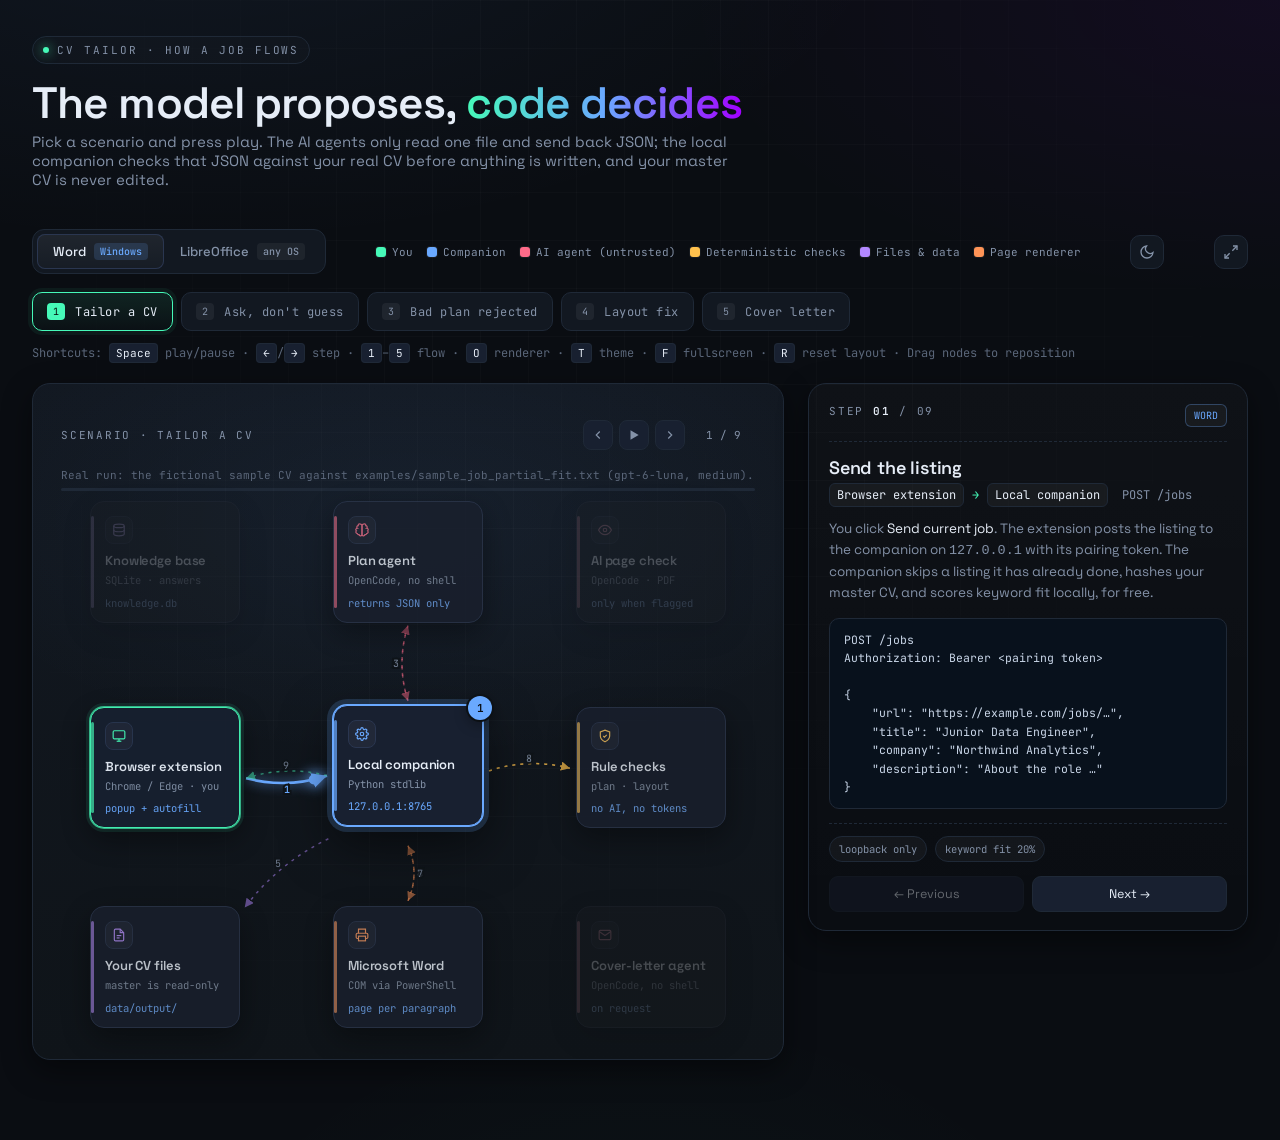
<file: docs/architecture.html>
<!doctype html>
<html lang="en">
<head>
<meta charset="utf-8" />
<meta name="viewport" content="width=device-width,initial-scale=1" />
<title>CV Tailor · Architecture</title>
<!--
  CV Tailor's architecture, as an interactive diagram. Built from the template of the
  architecture-diagram skill, https://github.com/konraddzbik/architecture-diagram-skill (v1.3.0),
  whose licence follows. The nodes, flows and text are CV Tailor's.

  MIT License

  Copyright (c) 2026 Konrad Dzbik

  Permission is hereby granted, free of charge, to any person obtaining a copy
  of this software and associated documentation files (the "Software"), to deal
  in the Software without restriction, including without limitation the rights
  to use, copy, modify, merge, publish, distribute, sublicense, and/or sell
  copies of the Software, and to permit persons to whom the Software is
  furnished to do so, subject to the following conditions:

  The above copyright notice and this permission notice shall be included in all
  copies or substantial portions of the Software.

  THE SOFTWARE IS PROVIDED "AS IS", WITHOUT WARRANTY OF ANY KIND, EXPRESS OR
  IMPLIED, INCLUDING BUT NOT LIMITED TO THE WARRANTIES OF MERCHANTABILITY,
  FITNESS FOR A PARTICULAR PURPOSE AND NONINFRINGEMENT. IN NO EVENT SHALL THE
  AUTHORS OR COPYRIGHT HOLDERS BE LIABLE FOR ANY CLAIM, DAMAGES OR OTHER
  LIABILITY, WHETHER IN AN ACTION OF CONTRACT, TORT OR OTHERWISE, ARISING FROM,
  OUT OF OR IN CONNECTION WITH THE SOFTWARE OR THE USE OR OTHER DEALINGS IN THE
  SOFTWARE.
-->
<!--
  ============================================================
  ARCHITECTURE DIAGRAM TEMPLATE — drop-in for any system
  Generated by the architecture-diagrams skill.

  EDIT THESE THINGS (everything else stays untouched):
    1. <title> above and <h1> in <header>
    2. The legend in .legend (one .item per role you use)
    3. The .modepick buttons (mode toggle labels)
    4. The .flowtabs (one .flowtab per scenario)
    5. The .node divs inside .stage (one per service)
    6. The `flows` JS object at the bottom (scenario definitions)
    7. (Optional) Re-color CSS variables in :root
  ============================================================
-->
<!-- Remove the three font <link> tags below for fully offline use; fonts fall back to system UI. -->
<link rel="preconnect" href="https://fonts.googleapis.com">
<link rel="preconnect" href="https://fonts.gstatic.com" crossorigin>
<link rel="stylesheet" href="https://fonts.googleapis.com/css2?family=JetBrains+Mono:wght@400;500;600&family=Space+Grotesk:wght@400;500;600;700&display=swap" media="print" onload="this.media='all'">
<noscript><link rel="stylesheet" href="https://fonts.googleapis.com/css2?family=JetBrains+Mono:wght@400;500;600&family=Space+Grotesk:wght@400;500;600;700&display=swap"></noscript>
<style>
  :root{
    /* Dark base, tuned for didactic clarity */
    --bg:        #0a0d12;
    --bg-2:      #0f1419;
    --panel:     #121821;
    --panel-2:   #182030;
    --border:    #1f2937;
    --border-2:  #2a3650;
    --text:      #e6edf7;
    --muted:     #8492a8;
    --dim:       #5a6679;

    /* component colors — each role has its own */
    --c-user:        #46f9b8;   /* mint */
    --c-orch:        #6aa9ff;   /* sky */
    --c-compute:      #ff6b8a;   /* magenta */
    --c-embed:       #ffc14d;   /* amber */
    --c-vector:      #b388ff;   /* violet */
    --c-seed:        #ff9457;   /* orange */

    /* Brand accents */
    --brand-violet:  #a201ff;
    --brand-mint:    #46f9b8;

    --radius:        14px;
    --radius-sm:     8px;

    --shadow-soft:   0 10px 30px rgba(0,0,0,.45);
    --shadow-pop:    0 0 0 1px rgba(255,255,255,.04), 0 18px 50px rgba(0,0,0,.55);

    --mono: "JetBrains Mono", ui-monospace, SFMono-Regular, Menlo, monospace;
    --sans: "Space Grotesk", system-ui, -apple-system, "Segoe UI", sans-serif;
  }

  *{ box-sizing:border-box; }
  html,body{ margin:0; padding:0; }
  body{
    background: var(--bg);
    color: var(--text);
    font-family: var(--sans);
    font-feature-settings: "ss01","ss02","cv11";
    min-height:100vh;
    overflow-x:hidden;
    background-image:
      radial-gradient(1200px 600px at 15% -10%, rgba(106,169,255,.07), transparent 60%),
      radial-gradient(1000px 500px at 100% 0%, rgba(162,1,255,.06), transparent 60%),
      radial-gradient(800px 600px at 50% 120%, rgba(70,249,184,.04), transparent 60%);
  }

  /* faint grid */
  body::before{
    content:"";
    position:fixed; inset:0; pointer-events:none; z-index:0;
    background-image:
      linear-gradient(rgba(255,255,255,.018) 1px, transparent 1px),
      linear-gradient(90deg, rgba(255,255,255,.018) 1px, transparent 1px);
    background-size: 48px 48px;
    mask-image: radial-gradient(ellipse at 50% 30%, #000 30%, transparent 75%);
  }

  /* ───────── header ───────── */
  header{
    position:relative; z-index:2;
    padding: 36px 32px 12px;
    max-width: 1480px; margin: 0 auto;
  }
  .eyebrow{
    display:inline-flex; align-items:center; gap:8px;
    font-family: var(--mono); font-size:11px; letter-spacing:.18em;
    color: var(--muted); text-transform: uppercase;
    padding: 6px 10px;
    border:1px solid var(--border);
    border-radius: 999px;
    background: rgba(255,255,255,.015);
  }
  .eyebrow .dot{
    width:6px; height:6px; border-radius:50%; background: var(--brand-mint);
    box-shadow: 0 0 12px var(--brand-mint);
  }
  h1{
    margin: 16px 0 6px;
    font-size: clamp(28px, 3.6vw, 44px);
    font-weight: 600; letter-spacing:-.02em;
    line-height: 1.05;
  }
  h1 .accent{
    background: linear-gradient(90deg, var(--brand-mint), var(--c-orch) 50%, var(--brand-violet));
    -webkit-background-clip: text; background-clip: text; color: transparent;
  }
  .sub{
    color: var(--muted); font-size: 15px; max-width: 70ch;
    margin: 0;
  }

  /* ───────── controls bar ───────── */
  .controls{
    position:relative; z-index:2;
    max-width: 1480px; margin: 28px auto 0; padding: 0 32px;
    display:flex; flex-wrap:wrap; gap:18px;
    align-items:center; justify-content:space-between;
  }

  .modepick{
    display:inline-flex; padding:4px;
    background: var(--panel); border:1px solid var(--border);
    border-radius: 12px;
  }
  .modepick button{
    border:0; background:transparent; color: var(--muted);
    font-family: var(--sans); font-weight:500; font-size:13px;
    padding: 9px 16px; border-radius: 8px; cursor:pointer;
    display:inline-flex; align-items:center; gap:8px;
    transition: all .25s ease;
  }
  .modepick button .pill{
    font-family: var(--mono); font-size:10px;
    padding: 2px 6px; border-radius: 4px;
    background: rgba(255,255,255,.05); color: var(--muted);
  }
  .modepick button[aria-pressed="true"]{
    background: linear-gradient(180deg, rgba(255,255,255,.06), rgba(255,255,255,.02));
    color: var(--text);
    box-shadow: inset 0 0 0 1px var(--border-2);
  }
  /* generic accent — covers renamed / 3rd modes; word/libreoffice below override it */
  .modepick button[aria-pressed="true"] .pill{ background: rgba(70,249,184,.14); color: var(--c-user); }
  .modepick button[aria-pressed="true"][data-mode="word"] .pill{ background: rgba(106,169,255,.16); color: var(--c-orch); }
  .modepick button[aria-pressed="true"][data-mode="libreoffice"] .pill{ background: rgba(162,1,255,.18); color: #d9a6ff; }

  .legend{
    display:flex; flex-wrap:wrap; gap:14px;
    font-family: var(--mono); font-size:11px; color: var(--muted);
  }
  .legend .item{ display:inline-flex; align-items:center; gap:6px; }
  .legend .swatch{ width:10px; height:10px; border-radius:3px; box-shadow: 0 0 0 1px rgba(255,255,255,.06); }

  /* ───────── flow tabs ───────── */
  .flowtabs{
    position:relative; z-index:2;
    max-width: 1480px; margin: 18px auto 0; padding: 0 32px;
    display:flex; flex-wrap:wrap; gap:8px;
  }
  .flowtab{
    appearance:none; border:1px solid var(--border);
    background: var(--panel); color: var(--muted);
    font-family: var(--mono); font-size: 12px; letter-spacing:.04em;
    padding: 10px 14px; border-radius: 10px;
    display:inline-flex; align-items:center; gap:10px;
    cursor:pointer; transition: all .2s ease;
  }
  .flowtab .num{
    font-size:10px;
    background: rgba(255,255,255,.06); color: var(--muted);
    padding: 2px 6px; border-radius: 4px;
  }
  .flowtab:hover{ color: var(--text); border-color: var(--border-2); }
  .flowtab[aria-pressed="true"]{
    border-color: var(--brand-mint);
    color: var(--text);
    background: linear-gradient(180deg, rgba(70,249,184,.10), rgba(70,249,184,.02));
    box-shadow: 0 0 0 4px rgba(70,249,184,.06);
  }
  .flowtab[aria-pressed="true"] .num{
    background: var(--brand-mint); color: #08120e;
  }

  /* ───────── main layout ───────── */
  main{
    position:relative; z-index:1;
    max-width: 1480px; margin: 22px auto 80px; padding: 0 32px;
    display:grid; grid-template-columns: minmax(0, 1fr) 440px; gap: 24px;
    align-items: start;
  }
  @media (max-width: 1180px){
    main{ grid-template-columns: 1fr; }
  }

  /* ───────── canvas (the diagram) ───────── */
  .canvas{
    position:relative;
    background:
      radial-gradient(800px 400px at 50% 20%, rgba(106,169,255,.06), transparent 60%),
      linear-gradient(180deg, var(--panel) 0%, var(--bg-2) 100%);
    border: 1px solid var(--border);
    border-radius: 18px;
    padding: 36px 28px 28px;
    min-height: 540px;
    box-shadow: var(--shadow-soft);
    overflow: hidden;
  }
  .canvas::before{
    content:""; position:absolute; inset:0; pointer-events:none;
    background-image:
      linear-gradient(rgba(255,255,255,.02) 1px, transparent 1px),
      linear-gradient(90deg, rgba(255,255,255,.02) 1px, transparent 1px);
    background-size: 48px 48px;  /* matches body grid + drag SNAP_PX so nodes snap onto visible lines */
    mask-image: radial-gradient(circle at 50% 40%, #000 30%, transparent 80%);
  }

  .canvas-head{
    display:flex; justify-content:space-between; align-items:center;
    margin-bottom: 18px; position:relative; z-index:2;
  }
  .canvas-title{
    font-family: var(--mono); font-size:11px; letter-spacing:.16em;
    color: var(--muted); text-transform: uppercase;
  }
  .player{
    display:flex; gap:6px; align-items:center;
    font-family: var(--mono); font-size: 11px; color: var(--muted);
  }
  .player button{
    appearance:none; border:1px solid var(--border); background: var(--panel-2);
    color: var(--muted); cursor:pointer;
    width: 30px; height: 30px; border-radius: 8px;
    display:inline-flex; align-items:center; justify-content:center;
    transition: all .15s ease;
  }
  .player button:hover{ color: var(--text); border-color: var(--border-2); }
  .player button[aria-pressed="true"]{
    background: rgba(70,249,184,.12); border-color: var(--brand-mint); color: var(--brand-mint);
  }
  .player .stepidx{
    padding: 0 10px; min-width: 64px; text-align:center;
  }

  /* flow-level note (the flow's `note`, plus an offline-only hint from `onlineNote`) */
  .flow-note{
    font-family: var(--mono); font-size: 11px; color: var(--dim);
    margin: 8px 0 0; line-height: 1.4;
  }
  .flow-note:empty{ display:none; }

  /* flow progress bar */
  .progress-track{
    width:100%; height: 3px; background: var(--border);
    border-radius: 2px; margin-top: 4px;
    grid-column: 1 / -1;
  }
  .progress-fill{
    height:100%; border-radius: 2px;
    background: var(--brand-mint);
    transition: width .35s ease;
    box-shadow: 0 0 8px rgba(70,249,184,.3);
  }

  /* ── stage where nodes & svg live ── */
  .stage{
    position:relative;
    width: 100%;
    height: 540px;
  }

  .stage svg.wires{
    position:absolute; inset:0; width:100%; height:100%;
    pointer-events:none;
  }

  /* node */
  .node{
    position:absolute;
    width: 150px;
    padding: 14px 14px 12px;
    background: var(--panel-2);
    border: 1px solid var(--border-2);
    border-radius: var(--radius);
    box-shadow: var(--shadow-soft);
    transition: transform .35s cubic-bezier(.2,.8,.2,1), opacity .35s ease, border-color .25s ease, box-shadow .25s ease;
    z-index: 2;
    cursor: pointer;
    user-select: none;
    touch-action: none;
  }
  .node.dragging{
    z-index: 100;
    cursor: grabbing;
    transition: none;
    box-shadow: 0 0 0 2px var(--c), 0 20px 60px rgba(0,0,0,.5);
    transform: scale(1.04);
  }
  /* Hover affordance — every node lifts and reveals its role color, so
     viewers learn "these are clickable". Click = jump to first step where
     this node appears in the current flow. */
  .node:hover{
    border-color: color-mix(in srgb, var(--c) 60%, var(--border-2));
    transform: translateY(-1px);
    box-shadow: var(--shadow-soft), 0 0 0 1px color-mix(in srgb, var(--c) 30%, transparent);
  }
  .node:hover .label{ color: var(--c); }
  .node:focus-visible{
    outline: 2px solid var(--c);
    outline-offset: 4px;
  }
  .node .label{
    font-size: 13px; font-weight: 600; letter-spacing:-.01em;
    margin: 0 0 4px;
  }
  .node .tech{
    font-family: var(--mono); font-size: 10.5px; color: var(--muted);
    line-height: 1.4;
  }
  .node .port{
    margin-top: 8px;
    font-family: var(--mono); font-size: 10.5px;
    color: var(--c-orch);
  }
  .node .icon{
    width: 28px; height: 28px; border-radius: 8px;
    display:inline-flex; align-items:center; justify-content:center;
    margin-bottom: 8px;
    background: rgba(255,255,255,.04);
    border: 1px solid var(--border-2);
  }
  .node[data-role="user"]   { --c: var(--c-user); }
  .node[data-role="orch"]   { --c: var(--c-orch); }
  .node[data-role="compute"] { --c: var(--c-compute); }
  .node[data-role="embed"]  { --c: var(--c-embed); }
  .node[data-role="vector"] { --c: var(--c-vector); }
  .node[data-role="seed"]   { --c: var(--c-seed); }
  .node .icon{ color: var(--c); }
  .node::before{
    content:""; position:absolute; left:0; top:14px; bottom:14px; width:3px;
    background: var(--c); border-radius: 3px;
    opacity:.7;
  }

  /* hidden nodes when mode mismatched */
  .node.hidden{ opacity: 0; transform: scale(.92); pointer-events: none; }

  /* shake feedback when a non-participating node is clicked */
  @keyframes node-shake {
    0%, 100%{ transform: translateX(0); }
    20%{ transform: translateX(-4px); }
    40%{ transform: translateX(4px); }
    60%{ transform: translateX(-3px); }
    80%{ transform: translateX(2px); }
  }

  /* active node = TARGET of the active step (full color, ring, badge) */
  .node.active{
    border-color: var(--c);
    box-shadow:
      0 0 0 1px var(--c),
      0 0 0 6px color-mix(in srgb, var(--c) 18%, transparent),
      var(--shadow-pop);
    transform: translateY(-2px);
  }
  /* active-from node = SOURCE of the active step (full color, softer ring,
     no badge). Lets the viewer see WHERE the data is coming from this step. */
  .node.active-from{
    border-color: var(--c);
    box-shadow:
      0 0 0 1px color-mix(in srgb, var(--c) 70%, transparent),
      0 0 0 4px color-mix(in srgb, var(--c) 10%, transparent),
      var(--shadow-soft);
    opacity: .95;
  }
  /* participant = appears somewhere in this flow but not in this step.
     Stays visible at near-full color so viewer can see the whole flow path
     at a glance. Critical for didactic clarity — without this, only the
     active node is visible and the rest look "dead". */
  .node.participant{
    opacity: .8;
    filter: saturate(.85);
  }
  /* dimmed = NOT in this flow at all (e.g. Seed node during the ask flow) */
  .node.dimmed{ opacity: .25; filter: saturate(.4); }

  /* node small badge (step number sticker) */
  .node .step-badge{
    position:absolute; top:-10px; right:-10px;
    width:24px; height:24px; border-radius:50%;
    background: var(--c); color:#0a0d12;
    font-family: var(--mono); font-weight:600; font-size: 11px;
    display:flex; align-items:center; justify-content:center;
    opacity: 0; transform: scale(.6);
    transition: opacity .2s ease, transform .25s cubic-bezier(.2,1.2,.2,1);
    box-shadow: 0 4px 14px rgba(0,0,0,.4), 0 0 0 2px var(--bg-2);
  }
  .node.has-badge .step-badge{ opacity:1; transform: scale(1); }

  /* ── wire styles (SVG) ── */
  .wire{
    fill:none;
    stroke: var(--border-2);
    stroke-width: 1.5;
    stroke-dasharray: 4 6;
    opacity: .55;
    transition: opacity .3s ease, stroke .3s ease;
  }
  /* active = current step's wire (full color, glow, packet animates) */
  .wire.active{
    stroke: var(--wire-color, var(--brand-mint));
    stroke-width: 2.5;
    stroke-dasharray: 0;
    opacity: 1;
    filter: drop-shadow(0 0 6px var(--wire-color, var(--brand-mint)));
  }
  /* preview = other steps of CURRENT flow — show the full path at once */
  .wire.preview{
    stroke: var(--wire-color, var(--border-2));
    stroke-width: 1.5;
    stroke-dasharray: 3 5;
    opacity: .5;
  }
  /* muted = wires that don't belong to this flow at all */
  .wire.muted{ opacity: .08; }

  /* moving data packet */
  .packet{
    r: 5;
    fill: var(--wire-color, var(--brand-mint));
    filter: drop-shadow(0 0 8px var(--wire-color, var(--brand-mint)));
    opacity: 0;
  }
  .packet.run{ opacity: 1; }

  /* tiny wire label */
  .wire-label{
    font-family: var(--mono); font-size: 10px;
    fill: var(--muted);
    paint-order: stroke;
    stroke: var(--bg-2); stroke-width: 4;
    transition: fill .3s ease;
  }
  .wire-label.active{ fill: var(--wire-color, var(--brand-mint)); font-weight: 600; }
  .wire-label.preview{ fill: var(--muted); opacity: .8; }

  /* ───────── side panel ───────── */
  aside{
    position: sticky; top: 18px;
    background:
      linear-gradient(180deg, rgba(255,255,255,.025), rgba(255,255,255,.005));
    border: 1px solid var(--border);
    border-radius: 18px;
    padding: 20px 20px 18px;
    box-shadow: var(--shadow-soft);
    min-height: 540px;
    display:flex; flex-direction:column;
  }
  .panel-head{
    display:flex; justify-content:space-between; align-items:flex-start;
    gap: 12px;
    padding-bottom: 14px;
    border-bottom: 1px dashed var(--border);
  }
  .panel-step{
    font-family: var(--mono); font-size: 11px; letter-spacing:.16em;
    color: var(--muted); text-transform: uppercase;
  }
  .panel-step strong{
    color: var(--text); font-weight: 600;
  }
  .panel-mode{
    font-family: var(--mono); font-size: 10px;
    padding: 4px 8px; border-radius: 6px;
    background: rgba(255,255,255,.04); color: var(--muted);
    border:1px solid var(--border);
  }
  .panel-mode[data-mode]{ color: var(--c-user); border-color: rgba(70,249,184,.3); }
  .panel-mode[data-mode="word"]{ color: var(--c-orch); border-color: rgba(106,169,255,.3); }
  .panel-mode[data-mode="libreoffice"]{ color: #d9a6ff; border-color: rgba(162,1,255,.35); }

  .panel-title{
    font-size: 18px; font-weight: 600; margin: 14px 0 4px;
    letter-spacing:-.01em;
  }
  .panel-route{
    font-family: var(--mono); font-size: 12px;
    color: var(--muted); margin-bottom: 12px;
    display:inline-flex; align-items:center; gap:8px; flex-wrap:wrap;
  }
  .panel-route .from, .panel-route .to{
    color: var(--text);
    padding: 3px 7px; border-radius: 6px;
    background: rgba(255,255,255,.04);
    border:1px solid var(--border);
  }
  .panel-route .arrow{ color: var(--brand-mint); }

  .panel-desc{
    color: var(--muted); font-size: 13.5px; line-height: 1.55;
    margin: 0 0 14px;
  }
  .panel-desc em{ color: var(--text); font-style: normal; }

  .panel-payload{
    font-family: var(--mono); font-size: 11.5px;
    background: #08111c;
    border: 1px solid var(--border);
    border-radius: 10px;
    padding: 12px 14px;
    color: #c9d6e8;
    overflow:auto; max-height: 260px;
    line-height: 1.6;
    margin: 0 0 14px;
    white-space: pre;
    -webkit-overflow-scrolling: touch;
  }
  .panel-payload .k{ color: #ffc14d; }
  .panel-payload .s{ color: #46f9b8; }
  .panel-payload .n{ color: #b388ff; }
  .panel-payload .c{ color: var(--muted); }

  .panel-meta{
    margin-top:auto; padding-top: 12px;
    border-top: 1px dashed var(--border);
    display:flex; gap: 8px; flex-wrap:wrap;
  }
  .chip{
    font-family: var(--mono); font-size: 10.5px;
    padding: 5px 9px; border-radius: 999px;
    background: rgba(255,255,255,.035); border:1px solid var(--border);
    color: var(--muted);
  }
  .chip.lat::before{ content:"⏱ "; color: var(--brand-mint); }
  .chip.size::before{ content:"⛁ "; color: var(--c-vector); }

  /* prev/next */
  .step-nav{
    display:flex; gap:8px; margin-top: 14px;
  }
  .step-nav button{
    flex:1; padding: 9px 12px;
    background: var(--panel-2); color: var(--text);
    border:1px solid var(--border); border-radius: 9px;
    font-family: var(--sans); font-size: 12.5px; cursor:pointer;
    transition: all .15s ease;
    display:inline-flex; align-items:center; justify-content:center; gap:6px;
  }
  .step-nav button:hover{ border-color: var(--brand-mint); color: var(--brand-mint); }
  .step-nav button:disabled{ opacity:.4; cursor:not-allowed; }

  /* footer / legend below */
  .scenario-note{
    position: relative; z-index: 2;
    max-width: 1480px; margin: 14px auto 0; padding: 0 32px;
    color: var(--dim); font-size: 12px;
    font-family: var(--mono);
  }
  .scenario-note kbd{
    font-family: var(--mono); font-size: 11px;
    padding: 2px 6px; border-radius: 4px;
    background: var(--panel-2); border:1px solid var(--border); color: var(--text);
  }

  /* mobile adjustments */
  @media (max-width: 720px){
    header{ padding: 24px 18px 8px; }
    .controls, .flowtabs, main, .scenario-note{ padding-left: 18px; padding-right: 18px; }
    main{ gap:18px; }
    .canvas{ padding: 22px 14px 18px; }
    .stage{ height: 790px; }   /* narrow nodes wrap their text, so the rows need more room */
    .node{ width: 132px; padding: 12px; }
    .node .label{ font-size: 12px; }
    .node .tech{ font-size: 10px; }
    aside{ position: static; }
  }

  /* keyboard focus rings */
  button:focus-visible, .flowtab:focus-visible{
    outline: 2px solid var(--brand-mint); outline-offset: 2px;
  }

  /* Respect users who ask for reduced motion: no flying packet, near-instant transitions. */
  @media (prefers-reduced-motion: reduce){
    *{
      animation-duration: .001ms !important;
      animation-iteration-count: 1 !important;
      transition-duration: .001ms !important;
    }
    .packet{ display: none !important; }
    .progress-fill{ transition: none !important; }
  }

  /* ───────── light theme ───────── */
  body.light{
    --bg:        #f6f7fa;
    --bg-2:      #ffffff;
    --panel:     #ffffff;
    --panel-2:   #f1f3f8;
    --border:    #e2e6ee;
    --border-2:  #c8d0dd;
    --text:      #0f1419;
    --muted:     #555f70;
    --dim:       #8492a8;

    --c-user:    #00b377;
    --c-orch:    #2a6fdb;
    --c-compute: #d63a5f;
    --c-embed:   #c98a00;
    --c-vector:  #7a4ed1;
    --c-seed:    #d96e2c;

    --brand-violet: #7a1cd9;
    --brand-mint:   #00b377;

    --shadow-soft: 0 4px 18px rgba(15,20,25,.06);
    --shadow-pop:  0 0 0 1px rgba(15,20,25,.04), 0 8px 24px rgba(15,20,25,.08);

    background-image:
      radial-gradient(1200px 600px at 15% -10%, rgba(42,111,219,.05), transparent 60%),
      radial-gradient(1000px 500px at 100% 0%, rgba(122,28,217,.04), transparent 60%),
      radial-gradient(800px 600px at 50% 120%, rgba(0,179,119,.03), transparent 60%);
  }
  body.light::before{
    background-image:
      linear-gradient(rgba(0,0,0,.03) 1px, transparent 1px),
      linear-gradient(90deg, rgba(0,0,0,.03) 1px, transparent 1px);
  }
  body.light .panel-payload{
    background: #f0f2f7;
    color: #1e2838;
    border-color: var(--border);
  }
  body.light .panel-payload .k{ color: #a16800; }
  body.light .panel-payload .s{ color: #00855a; }
  body.light .panel-payload .n{ color: #6b3faf; }
  body.light .eyebrow{ background: rgba(0,0,0,.02); }
  body.light .eyebrow .dot{ box-shadow: 0 0 8px var(--brand-mint); }
  body.light .legend .swatch{ box-shadow: 0 0 0 1px rgba(0,0,0,.08); }
  body.light .wire-label{ stroke: var(--panel); stroke-width: 5; }
  body.light .node{ box-shadow: 0 2px 8px rgba(0,0,0,.06); }
  body.light .node.active{ box-shadow: 0 0 0 1px var(--c), 0 0 0 6px color-mix(in srgb, var(--c) 12%, transparent), 0 4px 16px rgba(0,0,0,.08); }
  body.light .wire.active{ filter: drop-shadow(0 0 4px var(--wire-color, var(--brand-mint))); }
  body.light .chip{ background: rgba(0,0,0,.04); }
  body.light aside{ background: linear-gradient(180deg, rgba(0,0,0,.01), rgba(0,0,0,.005)); }

  /* theme toggle */
  .theme-toggle, .layout-reset, .fullscreen-toggle{
    appearance:none; border:1px solid var(--border); background: var(--panel);
    color: var(--muted); cursor:pointer;
    width: 34px; height: 34px; border-radius: 10px;
    display:inline-flex; align-items:center; justify-content:center;
    transition: all .2s ease;
    flex-shrink: 0;
  }
  .theme-toggle:hover, .layout-reset:hover, .fullscreen-toggle:hover{ color: var(--text); border-color: var(--border-2); }
  .layout-reset{ display:none; }
  .layout-reset.has-custom{ display:inline-flex; }
  .theme-toggle .icon-sun{ display:none; }
  body.light .theme-toggle .icon-moon{ display:none; }
  body.light .theme-toggle .icon-sun{ display:block; }

  /* fullscreen canvas */
  .canvas.is-fullscreen{
    position:fixed; inset:0; z-index:9999;
    border-radius:0; margin:0; max-width:none;
    min-height:100vh;
    overflow:auto;
  }
  .canvas.is-fullscreen .stage{ height: calc(100vh - 80px); }
  .canvas.is-fullscreen ~ aside{ display:none; }

  /* CV Tailor: nodes sit on three centred columns around the companion, and narrow with the
     stage, so they never overlap on a laptop or a phone. */
  .stage{ --nw: min(150px, 28%); }
  .stage .node{ width: var(--nw); }
  .stage .node .port, .stage .node .tech{ overflow-wrap: anywhere; }   /* addresses like 127.0.0.1:8765 */
  @media (max-width: 720px){ .stage .node .label{ font-size: 12px; } }   /* "companion" must fit an 89px node */
</style>
</head>
<body>

<header>
  <!-- 1. Top-of-page text. Change SYSTEM_NAME, the accented words, and the subtitle. -->
  <span class="eyebrow"><span class="dot"></span> CV Tailor · how a job flows</span>
  <h1>The model proposes, <span class="accent">code decides</span></h1>
  <p class="sub">Pick a scenario and press play. The AI agents only read one file and send back JSON; the local companion checks that JSON against your real CV before anything is written, and your master CV is never edited.</p>
</header>

<div class="controls">
  <!-- 2. Mode toggle. Rename or add a 3rd button if you have 3 modes.
       data-mode values become keys in JS — keep them snake_case. -->
  <div class="modepick" role="group" aria-label="Page renderer">
    <button data-mode="word" aria-pressed="true">Word <span class="pill">Windows</span></button>
    <button data-mode="libreoffice" aria-pressed="false">LibreOffice <span class="pill">any OS</span></button>
  </div>

  <!-- 3. Legend. One .item per role used in the diagram. Order = visual priority. -->
  <div class="legend" aria-label="Component legend">
    <span class="item"><span class="swatch" style="background:var(--c-user)"></span> You</span>
    <span class="item"><span class="swatch" style="background:var(--c-orch)"></span> Companion</span>
    <span class="item"><span class="swatch" style="background:var(--c-compute)"></span> AI agent (untrusted)</span>
    <span class="item"><span class="swatch" style="background:var(--c-embed)"></span> Deterministic checks</span>
    <span class="item"><span class="swatch" style="background:var(--c-vector)"></span> Files &amp; data</span>
    <span class="item"><span class="swatch" style="background:var(--c-seed)"></span> Page renderer</span>
  </div>

  <!-- 3b. Theme toggle (dark/light). -->
  <button class="theme-toggle" id="btnTheme" title="Toggle light/dark theme (T)" aria-label="Toggle theme">
    <svg class="icon-moon" width="16" height="16" viewBox="0 0 24 24" fill="none" stroke="currentColor" stroke-width="2"><path d="M21 12.79A9 9 0 1 1 11.21 3 7 7 0 0 0 21 12.79z"/></svg>
    <svg class="icon-sun" width="16" height="16" viewBox="0 0 24 24" fill="none" stroke="currentColor" stroke-width="2"><circle cx="12" cy="12" r="5"/><line x1="12" y1="1" x2="12" y2="3"/><line x1="12" y1="21" x2="12" y2="23"/><line x1="4.22" y1="4.22" x2="5.64" y2="5.64"/><line x1="18.36" y1="18.36" x2="19.78" y2="19.78"/><line x1="1" y1="12" x2="3" y2="12"/><line x1="21" y1="12" x2="23" y2="12"/><line x1="4.22" y1="19.78" x2="5.64" y2="18.36"/><line x1="18.36" y1="5.64" x2="19.78" y2="4.22"/></svg>
  </button>

  <!-- 3c. Reset layout (appears only after user drags nodes). -->
  <button class="layout-reset" id="btnResetLayout" title="Reset node positions (R)" aria-label="Reset layout">
    <svg width="16" height="16" viewBox="0 0 24 24" fill="none" stroke="currentColor" stroke-width="2"><polyline points="1 4 1 10 7 10"/><path d="M3.51 15a9 9 0 1 0 2.13-9.36L1 10"/></svg>
  </button>

  <!-- 3d. Fullscreen toggle for canvas (F). -->
  <button class="fullscreen-toggle" id="btnFullscreen" title="Fullscreen (F)" aria-label="Toggle fullscreen">
    <svg width="16" height="16" viewBox="0 0 24 24" fill="none" stroke="currentColor" stroke-width="2"><polyline points="15 3 21 3 21 9"/><polyline points="9 21 3 21 3 15"/><line x1="21" y1="3" x2="14" y2="10"/><line x1="3" y1="21" x2="10" y2="14"/></svg>
  </button>
</div>

<!-- 4. Flow tabs. One per scenario. data-flow must match a key in the JS `flows` object.
     Aim for 3-6 flows; more than 6 clutters the bar. -->
<nav class="flowtabs" aria-label="Scenarios">
  <button class="flowtab" data-flow="tailor" aria-pressed="true"><span class="num">1</span> Tailor a CV</button>
  <button class="flowtab" data-flow="clarify" aria-pressed="false"><span class="num">2</span> Ask, don't guess</button>
  <button class="flowtab" data-flow="reject" aria-pressed="false"><span class="num">3</span> Bad plan rejected</button>
  <button class="flowtab" data-flow="layout" aria-pressed="false"><span class="num">4</span> Layout fix</button>
  <button class="flowtab" data-flow="letter" aria-pressed="false"><span class="num">5</span> Cover letter</button>
</nav>

<p class="scenario-note">Shortcuts: <kbd>Space</kbd> play/pause · <kbd>&larr;</kbd>/<kbd>&rarr;</kbd> step · <kbd>1</kbd>&ndash;<kbd id="kbFlowMax">5</kbd> flow · <kbd>O</kbd> renderer · <kbd>T</kbd> theme · <kbd>F</kbd> fullscreen · <kbd>R</kbd> reset layout · Drag nodes to reposition</p>

<main>
  <section class="canvas" aria-label="Architecture diagram">
    <div class="canvas-head">
      <span class="canvas-title">Scenario · <span id="flowName">Tailor a CV</span></span>
      <div class="player" role="group" aria-label="Playback controls">
        <button id="btnPrev" title="Previous step (←)" aria-label="Previous step">
          <svg width="14" height="14" viewBox="0 0 24 24" fill="none" stroke="currentColor" stroke-width="2"><polyline points="15 18 9 12 15 6"/></svg>
        </button>
        <button id="btnPlay" title="Play/Pause (Space)" aria-label="Play/Pause" aria-pressed="false">
          <svg id="playIcon" width="14" height="14" viewBox="0 0 24 24" fill="currentColor"><polygon points="6 4 20 12 6 20 6 4"/></svg>
        </button>
        <button id="btnNext" title="Next step (→)" aria-label="Next step">
          <svg width="14" height="14" viewBox="0 0 24 24" fill="none" stroke="currentColor" stroke-width="2"><polyline points="9 18 15 12 9 6"/></svg>
        </button>
        <span class="stepidx" id="stepIdx">0 / 0</span>
      </div>
    </div>
    <div class="flow-note" id="flowNote"></div>
    <div class="progress-track"><div class="progress-fill" id="progressFill" style="width:0%"></div></div>

    <div class="stage" id="stage">
      <!--
        5. NODE LIST. One <div class="node"> per service in the system.

        Required attributes:
          data-id    — unique snake_case id, referenced from flow steps (e.g. "orch", "vector")
          data-role  — one of: user / orch / compute / embed / vector / seed
                       Drives the accent color via CSS variable --c (see :root).
          style      — left/top in % for percentage-based positioning.
                       Place User on the left (~2%), datastores/terminal nodes on the right (~78%),
                       orchestrator/API gateway in the middle. Vertical: spread to avoid wire crossings.

        Optional mode-aware attributes (the JS reads these on mode change):
          On <div class="label">      data-label-MODE-A / data-label-MODE-B
          On <div class="tech">       data-tech-MODE-A / data-tech-MODE-B
          On <div class="port">       data-port-MODE-A / data-port-MODE-B
        (Default visible text should match the initial mode.)

        The .step-badge is the floating numeric chip that appears when a node is active.
        Keep it as-is; the JS populates it.

        Icons: 14×14 SVGs. Pick a Feather-style outline icon that visually matches the role.
        Library of icons is in references/component-library.md.
      -->

      <!-- Hub layout: the companion makes every call, so it sits in the centre and every other
           part is a spoke. Agents (LLM) above, deterministic checks to the right, files and the
           renderer below. No two wires cross. -->

      <!-- You, in the browser -->
      <div class="node" data-role="user" data-id="user" style="left: calc(15% - var(--nw) / 2); top: 40%;">
        <div class="icon">
          <svg width="14" height="14" viewBox="0 0 24 24" fill="none" stroke="currentColor" stroke-width="2"><rect x="2" y="3" width="20" height="14" rx="2"/><line x1="8" y1="21" x2="16" y2="21"/><line x1="12" y1="17" x2="12" y2="21"/></svg>
        </div>
        <div class="label">Browser extension</div>
        <div class="tech">Chrome / Edge · you</div>
        <div class="port">popup + autofill</div>
        <span class="step-badge">·</span>
      </div>

      <!-- The hub -->
      <div class="node" data-role="orch" data-id="companion" style="left: calc(50% - var(--nw) / 2); top: 40%;">
        <div class="icon">
          <svg width="14" height="14" viewBox="0 0 24 24" fill="none" stroke="currentColor" stroke-width="2"><circle cx="12" cy="12" r="3"/><path d="M19.4 15a1.65 1.65 0 0 0 .33 1.82l.06.06a2 2 0 1 1-2.83 2.83l-.06-.06a1.65 1.65 0 0 0-1.82-.33 1.65 1.65 0 0 0-1 1.51V21a2 2 0 1 1-4 0v-.09A1.65 1.65 0 0 0 9 19.4a1.65 1.65 0 0 0-1.82.33l-.06.06a2 2 0 1 1-2.83-2.83l.06-.06a1.65 1.65 0 0 0 .33-1.82 1.65 1.65 0 0 0-1.51-1H3a2 2 0 1 1 0-4h.09A1.65 1.65 0 0 0 4.6 9a1.65 1.65 0 0 0-.33-1.82l-.06-.06a2 2 0 1 1 2.83-2.83l.06.06a1.65 1.65 0 0 0 1.82.33H9a1.65 1.65 0 0 0 1-1.51V3a2 2 0 1 1 4 0v.09a1.65 1.65 0 0 0 1 1.51 1.65 1.65 0 0 0 1.82-.33l.06-.06a2 2 0 1 1 2.83 2.83l-.06.06a1.65 1.65 0 0 0-.33 1.82V9a1.65 1.65 0 0 0 1.51 1H21a2 2 0 1 1 0 4h-.09a1.65 1.65 0 0 0-1.51 1z"/></svg>
        </div>
        <div class="label">Local companion</div>
        <div class="tech">Python stdlib</div>
        <div class="port">127.0.0.1:8765</div>
        <span class="step-badge">·</span>
      </div>

      <!-- Agents above the hub -->
      <div class="node" data-role="vector" data-id="knowledge" style="left: calc(15% - var(--nw) / 2); top: 2%;">
        <div class="icon">
          <svg width="14" height="14" viewBox="0 0 24 24" fill="none" stroke="currentColor" stroke-width="2"><ellipse cx="12" cy="5" rx="9" ry="3"/><path d="M3 5v14a9 3 0 0 0 18 0V5"/><path d="M3 12a9 3 0 0 0 18 0"/></svg>
        </div>
        <div class="label">Knowledge base</div>
        <div class="tech">SQLite · answers</div>
        <div class="port">knowledge.db</div>
        <span class="step-badge">·</span>
      </div>

      <div class="node" data-role="compute" data-id="plan" style="left: calc(50% - var(--nw) / 2); top: 2%;">
        <div class="icon">
          <svg width="14" height="14" viewBox="0 0 24 24" fill="none" stroke="currentColor" stroke-width="2"><path d="M9.5 2A2.5 2.5 0 0 1 12 4.5v15a2.5 2.5 0 0 1-4.96.44A2.5 2.5 0 0 1 4 18a2.5 2.5 0 0 1-1.55-4.45A2.5 2.5 0 0 1 4 9a2.5 2.5 0 0 1 1.55-4.45A2.5 2.5 0 0 1 9.5 2z"/><path d="M14.5 2A2.5 2.5 0 0 0 12 4.5v15a2.5 2.5 0 0 0 4.96.44A2.5 2.5 0 0 0 20 18a2.5 2.5 0 0 0 1.55-4.45A2.5 2.5 0 0 0 20 9a2.5 2.5 0 0 0-1.55-4.45A2.5 2.5 0 0 0 14.5 2z"/></svg>
        </div>
        <div class="label">Plan agent</div>
        <div class="tech">OpenCode, no shell</div>
        <div class="port">returns JSON only</div>
        <span class="step-badge">·</span>
      </div>

      <div class="node" data-role="compute" data-id="qa" style="left: calc(85% - var(--nw) / 2); top: 2%;">
        <div class="icon">
          <svg width="14" height="14" viewBox="0 0 24 24" fill="none" stroke="currentColor" stroke-width="2"><path d="M1 12s4-8 11-8 11 8 11 8-4 8-11 8-11-8-11-8z"/><circle cx="12" cy="12" r="3"/></svg>
        </div>
        <div class="label">AI page check</div>
        <div class="tech">OpenCode · PDF</div>
        <div class="port">only when flagged</div>
        <span class="step-badge">·</span>
      </div>

      <!-- Deterministic gate to the right -->
      <div class="node" data-role="embed" data-id="checks" style="left: calc(85% - var(--nw) / 2); top: 40%;">
        <div class="icon">
          <svg width="14" height="14" viewBox="0 0 24 24" fill="none" stroke="currentColor" stroke-width="2"><path d="M12 22s8-4 8-10V5l-8-3-8 3v7c0 6 8 10 8 10z"/><polyline points="9 12 11 14 15 10"/></svg>
        </div>
        <div class="label">Rule checks</div>
        <div class="tech">plan · layout</div>
        <div class="port">no AI, no tokens</div>
        <span class="step-badge">·</span>
      </div>

      <!-- Files and the renderer below the hub -->
      <div class="node" data-role="vector" data-id="files" style="left: calc(15% - var(--nw) / 2); top: 77%;">
        <div class="icon">
          <svg width="14" height="14" viewBox="0 0 24 24" fill="none" stroke="currentColor" stroke-width="2"><path d="M14 2H6a2 2 0 0 0-2 2v16a2 2 0 0 0 2 2h12a2 2 0 0 0 2-2V8z"/><polyline points="14 2 14 8 20 8"/><line x1="8" y1="13" x2="16" y2="13"/><line x1="8" y1="17" x2="13" y2="17"/></svg>
        </div>
        <div class="label">Your CV files</div>
        <div class="tech">master is read-only</div>
        <div class="port">data/output/</div>
        <span class="step-badge">·</span>
      </div>

      <div class="node" data-role="seed" data-id="renderer" style="left: calc(50% - var(--nw) / 2); top: 77%;">
        <div class="icon">
          <svg width="14" height="14" viewBox="0 0 24 24" fill="none" stroke="currentColor" stroke-width="2"><polyline points="6 9 6 2 18 2 18 9"/><path d="M6 18H4a2 2 0 0 1-2-2v-5a2 2 0 0 1 2-2h16a2 2 0 0 1 2 2v5a2 2 0 0 1-2 2h-2"/><rect x="6" y="14" width="12" height="8"/></svg>
        </div>
        <div class="label" data-label-word="Microsoft Word" data-label-libreoffice="LibreOffice">Microsoft Word</div>
        <div class="tech" data-tech-word="COM via PowerShell" data-tech-libreoffice="soffice --headless">COM via PowerShell</div>
        <div class="port" data-port-word="page per paragraph" data-port-libreoffice="page count (+pypdf)">page per paragraph</div>
        <span class="step-badge">·</span>
      </div>

      <div class="node" data-role="compute" data-id="letter" style="left: calc(85% - var(--nw) / 2); top: 77%;">
        <div class="icon">
          <svg width="14" height="14" viewBox="0 0 24 24" fill="none" stroke="currentColor" stroke-width="2"><path d="M4 4h16c1.1 0 2 .9 2 2v12c0 1.1-.9 2-2 2H4c-1.1 0-2-.9-2-2V6c0-1.1.9-2 2-2z"/><polyline points="22,6 12,13 2,6"/></svg>
        </div>
        <div class="label">Cover-letter agent</div>
        <div class="tech">OpenCode, no shell</div>
        <div class="port">on request</div>
        <span class="step-badge">·</span>
      </div>

      <!--
        TO ADD MORE NODES: duplicate any block above, update data-id (must be unique),
        data-role (color), and the inline left/top %. Then reference the new data-id
        from the flows[].steps[].from/to fields below.
      -->

      <!-- SVG wires, drawn after nodes so we can compute positions from JS -->
      <svg class="wires" id="wires" aria-hidden="true">
        <defs>
          <!-- arrowhead markers per color -->
          <marker id="ah-mint"   markerWidth="8" markerHeight="8" refX="6" refY="3" orient="auto" markerUnits="strokeWidth">
            <path d="M0,0 L6,3 L0,6 Z" fill="var(--brand-mint)"/>
          </marker>
          <marker id="ah-sky"    markerWidth="8" markerHeight="8" refX="6" refY="3" orient="auto" markerUnits="strokeWidth">
            <path d="M0,0 L6,3 L0,6 Z" fill="var(--c-orch)"/>
          </marker>
          <marker id="ah-amber"  markerWidth="8" markerHeight="8" refX="6" refY="3" orient="auto" markerUnits="strokeWidth">
            <path d="M0,0 L6,3 L0,6 Z" fill="var(--c-embed)"/>
          </marker>
          <marker id="ah-violet" markerWidth="8" markerHeight="8" refX="6" refY="3" orient="auto" markerUnits="strokeWidth">
            <path d="M0,0 L6,3 L0,6 Z" fill="var(--c-vector)"/>
          </marker>
          <marker id="ah-mag"    markerWidth="8" markerHeight="8" refX="6" refY="3" orient="auto" markerUnits="strokeWidth">
            <path d="M0,0 L6,3 L0,6 Z" fill="var(--c-compute)"/>
          </marker>
          <marker id="ah-orange" markerWidth="8" markerHeight="8" refX="6" refY="3" orient="auto" markerUnits="strokeWidth">
            <path d="M0,0 L6,3 L0,6 Z" fill="var(--c-seed)"/>
          </marker>
        </defs>
        <!-- wires populated by JS -->
      </svg>
    </div>
  </section>

  <aside aria-label="Current step details" id="sidepanel">
    <div class="panel-head">
      <div class="panel-step">STEP <strong id="panelStepIdx">—</strong> / <span id="panelStepTotal">—</span></div>
      <div class="panel-mode" id="panelMode" data-mode="word">WORD</div>
    </div>
    <div class="panel-title" id="panelTitle">—</div>
    <div class="panel-route" id="panelRoute"></div>
    <p class="panel-desc" id="panelDesc">Select a flow and press Play to see details.</p>
    <pre class="panel-payload" id="panelPayload"></pre>
    <div class="panel-meta" id="panelMeta"></div>
    <div class="step-nav">
      <button id="btnPrev2">&larr; Previous</button>
      <button id="btnNext2">Next &rarr;</button>
    </div>
  </aside>
</main>

<script>
/* ─────────────────────────────────────────────────────────────────────
   ARCHITECTURE DIAGRAM — interactive flow visualization
   Flow data is single source of truth.
   ───────────────────────────────────────────────────────────────────── */

const flows = {
  /* ════════════════════════════════════════════════════════════════════════
     FLOWS — the heart of the diagram. Each key is one scenario the user picks
     from the tab bar at the top. Steps run in order; the active step lights up
     one wire and one target node, and the side panel shows the payload + chips.

     Schema:
       <flow_key>: {
         name: "Display name shown in the panel header",
         note: "(optional) One-liner for the panel sub-line",
         onlyMode: "offline",          // (optional) if set, flow auto-switches mode
                                        //  when user is in another mode
         onlineNote: "...",             // (optional) text shown when flow is offline-only
         steps: [
           {
             from: "node_id",           // source node (must exist as data-id above)
             to:   "node_id",           // target node
             color: "--c-orch",         // CSS variable for the wire color; pick from --c-*
             title: "Step title",
             route: "POST /endpoint",   // tiny route hint shown next to from→to
             desc:  "Plain HTML description. Use <em> for emphasis, <code> inline.",

             // WARNING: in ANY payload string, escape closing tags as <\/script> and
             //   <\/style> — an unescaped one truncates this script block and blanks the diagram.
             // ONE of these three payload variants:
             payload: "...",            // same in both modes
             payloadOffline: "...",     // mode-specific (rename keys to match your modes)
             payloadOnline: "...",

             // optional chips below payload (auto-styled by content):
             chips: ["~50ms LAN", "no auth"],
             chipsOffline: [...],        // mode-specific override
             chipsOnline: [...]
           },
           ...more steps
         ]
       }
     ════════════════════════════════════════════════════════════════════════ */

  /* ───── 1. Tailor a CV — the happy path, with real data from the partial-fit sample ───── */
  tailor: {
    name: "Tailor a CV",
    note: "Real run: the fictional sample CV against examples/sample_job_partial_fit.txt (gpt-6-luna, medium).",
    steps: [
      {
        from:"user", to:"companion", color:"--c-orch",
        title:"Send the listing",
        route:"POST /jobs",
        desc:"You click <em>Send current job</em>. The extension posts the listing to the companion on <code>127.0.0.1</code> with its pairing token. The companion skips a listing it has already done, hashes your master CV, and scores keyword fit locally, for free.",
        payload:
`POST /jobs
Authorization: Bearer <pairing token>

{
    "url": "https://example.com/jobs/…",
    "title": "Junior Data Engineer",
    "company": "Northwind Analytics",
    "description": "About the role …"
}`,
        chips:["loopback only","keyword fit 20%"]
      },
      {
        from:"companion", to:"plan", color:"--c-compute",
        title:"One input file",
        route:"input.md",
        desc:"Everything the agent needs goes into <em>one file</em>: the cleaned listing, your CV as numbered paragraphs marked editable (<code>E</code>) or locked (<code>L</code>), and your saved answers. The agent is told to read only that file. It has no shell and cannot write anything.",
        payload:
`# INPUT PACKAGE
Everything needed is in this one file.

## Job
Title: Junior Data Engineer
- Python and SQL, ideally with PostgreSQL
- Apache Airflow or another scheduler

## Master CV paragraphs
document:p0004 [E] Computer Science gradu…
document:p0009 [L] Inventory Tracker, Pyth…
document:p0010 [Eb] Built a REST API for s…`,
        chips:["read-only","one file"]
      },
      {
        from:"plan", to:"companion", color:"--c-compute",
        title:"A plan, not a document",
        route:"result.json",
        desc:"The agent answers with JSON: which paragraph to change, its <em>exact current text</em>, the new text and why. It never touches the DOCX. Requirements your CV can't back up are listed, not invented.",
        payload:
`{
    "replacements": [{
        "paragraph_id": "document:p0004",
        "original_text": "Computer Science
            graduate with hands-on experience
            building Python and Java services…",
        "new_text": "Computer Science graduate
            with Python, SQL and PostgreSQL
            foundations, experience building
            REST APIs and automated tests…",
        "reason": "…without implying prior
            pipeline experience."
    }],
    "unsupported_requirements": [
        "Building or maintaining ETL pipelines…",
        "Experience with Airflow … and dbt."
    ]
}`,
        chips:["~9.8k tokens","~15s"]
      },
      {
        from:"companion", to:"checks", color:"--c-embed",
        title:"Check the plan against the real CV",
        route:"validate_tailoring_result()",
        desc:"The model's output is treated as <em>untrusted data</em>. Plain code checks every replacement against the CV before anything is written. One failed rule stops the job (see <em>Bad plan rejected</em>).",
        payload:
`✓ document:p0004 is editable
✓ original_text matches the CV exactly
✓ new text 163 chars
    ≤ max(120, 1.6 × 116 + 30) = 215
✓ 1 change, +47 chars
    (limits: 40 changes, +700 chars)
→ plan accepted`,
        chips:["no AI","instant"]
      },
      {
        from:"companion", to:"files", color:"--c-vector",
        title:"Apply to a copy",
        route:"docx_io.apply_plan()",
        desc:"The plan is applied to a <em>copy</em> of your master CV. Only the named paragraphs' text changes; every other part of the DOCX is copied byte for byte. The master's SHA-256 is checked again after every stage.",
        payload:
`copy   data/master_cv.docx
  →    data/output/Alex_Morgan_…_CV.docx
edit   document:p0004   (1 paragraph)
check  sha256(master_cv.docx)
         = e8552d77…   ✓ unchanged`,
        chips:["master untouched"]
      },
      {
        from:"companion", to:"renderer", color:"--c-seed",
        title:"Render the copy",
        route:"DOCX → PDF",
        desc:"The tailored copy is rendered so its layout can be checked. Switch the toggle at the top to compare Word with LibreOffice.",
        payloadWord:
`powershell.exe -File render_word.ps1
    -DocumentPath …_CV.docx
    -LayoutPath   layout.json
    -PdfPath      preview.pdf`,
        payloadLibreoffice:
`soffice --headless --convert-to pdf
    --outdir <job> …_CV.docx
# then, with pypdf installed, find
# the page of each paragraph`,
        chipsWord:["Windows","~5s"],
        chipsLibreoffice:["Windows · macOS · Linux"]
      },
      {
        from:"renderer", to:"companion", color:"--c-seed",
        title:"Page facts come back",
        route:"layout.json",
        desc:"Word reports the page every paragraph starts and ends on. LibreOffice reports the page count, plus paragraph positions when <code>pypdf</code> is installed.",
        payloadWord:
`{
    "backend": "word",
    "page_count": 1,
    "paragraphs": [
        { "index": 4, "start_page": 1,
          "end_page": 1, "is_list": false },
        { "index": 10, "start_page": 1,
          "end_page": 1, "is_list": true },
        …
    ]
}`,
        payloadLibreoffice:
`{
    "backend": "libreoffice",
    "page_count": 1,
    "paragraphs": null
    // a list, as with Word, if pypdf
    // is installed
}`,
        chips:["17 paragraphs"]
      },
      {
        from:"companion", to:"checks", color:"--c-embed",
        title:"Free layout checks",
        route:"deterministic_layout_issues()",
        desc:"Before spending tokens on an AI check, plain code checks the page count against the master, paragraphs split across a page break, a heading stranded at the bottom of a page and a lone bullet on either side of a break. Nothing is flagged here, so the AI page check is skipped (see <em>Layout fix</em>).",
        payloadWord:
`page count          1 → 1   ✓
split paragraphs    none    ✓
stranded headings   none    ✓
lone bullets        none    ✓
→ AI page check not needed`,
        payloadLibreoffice:
`page count          1 → 1   ✓
paragraph checks    need pypdf
→ AI page check not needed`,
        chips:["no AI","4 rules"]
      },
      {
        from:"companion", to:"user", color:"--c-user",
        title:"Report and tailored CV",
        route:"GET /jobs/<id>",
        desc:"The popup shows the result. <em>Review changes</em> opens a before → after report that also lists what the CV doesn't cover; <em>Open CV</em> opens the tailored copy. Nothing is ever submitted for you.",
        payload:
`{
    "state": "completed",
    "message": "Tailored CV created and
                inspected",
    "fit_score": 20,
    "output_path": "…/Alex_Morgan_…_CV.docx",
    "report_path": "…/application_report.md"
}`,
        chips:["you review","nothing submitted"]
      }
    ]
  },

  /* ───── 2. Ask, don't guess — clarification questions, answered once and reused ───── */
  clarify: {
    name: "Ask, don't guess",
    note: "Questions are real, from a run on examples/sample_job.txt; the answer is an example.",
    steps: [
      {
        from:"user", to:"companion", color:"--c-orch",
        title:"Send the listing",
        route:"POST /jobs",
        desc:"A listing asks for something your CV doesn't show directly: here, <em>clear written communication and a willingness to learn</em>.",
        payload:
`POST /jobs
{
    "title": "Graduate Software Engineer",
    "company": "Example Ltd",
    "description": "… Clear written
        communication and a willingness
        to learn …"
}`,
        chips:["loopback only"]
      },
      {
        from:"companion", to:"knowledge", color:"--c-vector",
        title:"What have you told it before?",
        route:"knowledge.snapshot()",
        desc:"The companion pulls your saved answers, notes and the most relevant paragraphs from your other CVs into the agent's input, so it never asks the same thing twice. This is a first run, so nothing is saved yet.",
        payload:
`knowledge.json
{
    "explicit_user_answers": [],
    "user_notes_and_corrections": [],
    "other_cv_evidence": []
}`,
        chips:["SQLite","local"]
      },
      {
        from:"companion", to:"plan", color:"--c-compute",
        title:"One input file",
        route:"input.md",
        desc:"The listing, the CV paragraphs and the (empty) knowledge go to the plan agent, as in <em>Tailor a CV</em>.",
        payload:
`# INPUT PACKAGE
## Job
- Clear written communication and a
  willingness to learn
## Master CV paragraphs
document:p0004 [E] Computer Science gradu…

## Knowledge base (approved evidence; …)
{"explicit_user_answers":[],…}`,
        chips:["read-only"]
      },
      {
        from:"plan", to:"companion", color:"--c-compute",
        title:"Questions instead of guesses",
        route:"result.json",
        desc:"Rather than invent evidence, the agent returns <em>one batch</em> of questions. The companion validates them too: at least one, at most ten.",
        payload:
`{
    "status": "needs_clarification",
    "questions": [
        "Can you give a factual example of
         clear written communication you
         have demonstrated…?",
        "Can you share a specific example
         of your willingness to learn…?"
    ]
}`,
        chips:["≤ 10 questions"]
      },
      {
        from:"companion", to:"user", color:"--c-user",
        title:"The popup asks you",
        route:"GET /jobs/<id>",
        desc:"The job pauses in <code>needs_clarification</code> and the popup shows the questions.",
        payload:
`{
    "state": "needs_clarification",
    "message": "Truthful tailoring requires
                additional information",
    "questions": [ "Can you give a factual…",
                   "…" ]
}`,
        chips:["job paused"]
      },
      {
        from:"user", to:"companion", color:"--c-orch",
        title:"You answer once",
        route:"POST /jobs/<id>/answers",
        desc:"You answer in your own words. The job is queued again.",
        payload:
`POST /jobs/<id>/answers
{
    // example answer
    "answers": "I wrote the README and API
        guide for the Inventory Tracker, and
        taught myself Docker to deploy it."
}`,
        chips:["≤ 10,000 chars"]
      },
      {
        from:"companion", to:"knowledge", color:"--c-vector",
        title:"Kept for next time",
        route:"knowledge.record_answers()",
        desc:"The answer is stored <em>with its questions</em>, so later jobs can use it without asking. A correction later retires the old statement rather than deleting it.",
        payload:
`INSERT answer
    job:       Example Ltd · Graduate
               Software Engineer
    questions: 2
    answer:    "I wrote the README and API…"`,
        chips:["reused later"]
      },
      {
        from:"companion", to:"plan", color:"--c-compute",
        title:"Plan again, with your answer",
        route:"input.md",
        desc:"The agent plans again with your answer in its input. From here the job continues exactly as in <em>Tailor a CV</em>.",
        payload:
`## Answers to your earlier questions
## (verbatim)
I wrote the README and API guide for the
Inventory Tracker, and taught myself Docker
to deploy it.`,
        chips:["~9.8k tokens"]
      }
    ]
  },

  /* ───── 3. Bad plan rejected — the guardrail in action ───── */
  reject: {
    name: "Bad plan rejected",
    note: "Illustrative: a plan whose original text doesn't match the CV, and the companion's real response.",
    steps: [
      {
        from:"user", to:"companion", color:"--c-orch",
        title:"Send the listing",
        route:"POST /jobs",
        desc:"A normal job starts.",
        payload:
`POST /jobs
{
    "title": "Junior Data Engineer",
    "company": "Northwind Analytics",
    …
}`,
        chips:["loopback only"]
      },
      {
        from:"companion", to:"plan", color:"--c-compute",
        title:"One input file",
        route:"input.md",
        desc:"The agent gets its single input file as usual.",
        payload:
`document:p0004 [E] Computer Science graduate
with hands-on experience building Python and
Java services, REST APIs and automated tests.`,
        chips:["read-only"]
      },
      {
        from:"plan", to:"companion", color:"--c-compute",
        title:"The model gets it wrong",
        route:"result.json",
        desc:"Suppose the model misquotes a paragraph, inflating it with experience the CV never claimed. It cannot write this anywhere itself: it can only send JSON back.",
        payload:
`{
    "replacements": [{
        "paragraph_id": "document:p0004",
        // not what the CV says:
        "original_text": "Computer Science
            graduate with three years of data
            engineering experience…",
        "new_text": "…"
    }]
}`,
        chips:["untrusted"]
      },
      {
        from:"companion", to:"checks", color:"--c-embed",
        title:"Rejected",
        route:"validate_tailoring_result()",
        desc:"<code>original_text</code> must match the CV <em>exactly</em>, so a misquote, an edit to a locked paragraph or an over-long rewrite all fail here, before any file is touched.",
        payload:
`✗ PlanError: Original text mismatch
    for document:p0004
→ job stops; nothing is written`,
        chips:["no AI","nothing written"]
      },
      {
        from:"companion", to:"user", color:"--c-user",
        title:"Your CV is untouched",
        route:"GET /jobs/<id>",
        desc:"The job fails with the reason. No copy was made, and the master CV's hash is unchanged.",
        payload:
`{
    "state": "failed",
    "message": "Original text mismatch for
                document:p0004"
}`,
        chips:["master untouched"]
      }
    ]
  },

  /* ───── 4. Layout fix — the AI page check runs only when the free checks flag something ───── */
  layout: {
    name: "Layout fix",
    note: "Illustrative: a tailored copy that grew to two pages. Messages and file formats are the real ones.",
    steps: [
      {
        from:"companion", to:"renderer", color:"--c-seed",
        title:"Render the copy",
        route:"DOCX → PDF",
        desc:"After a plan is applied, the copy is rendered as in <em>Tailor a CV</em>.",
        payloadWord:
`powershell.exe -File render_word.ps1
    -DocumentPath …_CV.docx`,
        payloadLibreoffice:
`soffice --headless --convert-to pdf
    …_CV.docx`,
        chipsWord:["Windows"],
        chipsLibreoffice:["any OS"]
      },
      {
        from:"renderer", to:"companion", color:"--c-seed",
        title:"The copy grew a page",
        route:"layout.json",
        desc:"The longer wording pushed the last section onto a second page.",
        payloadWord:
`{
    "backend": "word",
    "page_count": 2,
    "paragraphs": [ …,
        { "index": 15, "start_page": 1,
          "end_page": 2 },
        … ]
}`,
        payloadLibreoffice:
`{
    "backend": "libreoffice",
    "page_count": 2,
    "paragraphs": null
}`,
        chips:["2 pages"]
      },
      {
        from:"companion", to:"checks", color:"--c-embed",
        title:"Flagged by the free checks",
        route:"deterministic_layout_issues()",
        desc:"The free checks catch it, so this job, and only this kind of job, pays for an AI look at the page.",
        payloadWord:
`✗ Page count changed from 1 to 2.
✗ Paragraph 15 is split across a page
  break.
→ ask the AI page check`,
        payloadLibreoffice:
`✗ Page count changed from 1 to 2.
→ ask the AI page check`,
        chips:["no AI","flagged"]
      },
      {
        from:"companion", to:"qa", color:"--c-compute",
        title:"Ask the AI to look",
        route:"qa_input.md + preview.pdf",
        desc:"The AI page check gets the rendered PDF and the list of flags, and decides whether each one is a real problem.",
        payload:
`# QA INPUT
The rendered \`preview.pdf\` is attached.
Inspect every page.

Pages expected: 1. Pages rendered: 2.
Automatic checks flagged:
- Page count changed from 1 to 2.
- Paragraph 15 is split across a page
  break.`,
        chips:["~7k tokens","reads PDF"]
      },
      {
        from:"qa", to:"companion", color:"--c-compute",
        title:"Not ready to send",
        route:"qa.json",
        desc:"The page check reports the problems it confirmed. It can't change anything either.",
        payload:
`{
    "pages_inspected": 2,
    "application_ready": false,
    "issues": [
        "The CV now spills onto a second
         page with a single line."
    ]
}`,
        chips:["untrusted"]
      },
      {
        from:"companion", to:"plan", color:"--c-compute",
        title:"Ask for a shorter plan",
        route:"revise_input.md",
        desc:"The revision agent gets the same input plus the problems and the current plan, and must return a full corrected plan. One revision is allowed by default.",
        payload:
`## Layout problems to fix
- The CV now spills onto a second page
  with a single line.

## Current plan (return a full corrected
## plan)
[{"paragraph_id":"document:p0004",
  "new_text":"…"}]`,
        chips:["1 revision"]
      },
      {
        from:"plan", to:"companion", color:"--c-compute",
        title:"A revised plan",
        route:"revised-result.json",
        desc:"The revised plan is just another untrusted plan.",
        payload:
`{
    "status": "ready",
    "replacements": [{
        "paragraph_id": "document:p0004",
        "new_text": "…shorter wording…"
    }]
}`,
        chips:["untrusted"]
      },
      {
        from:"companion", to:"checks", color:"--c-embed",
        title:"Same checks again",
        route:"validate → apply → render → check",
        desc:"It goes through the same validation, is applied to a fresh copy of the master, rendered and checked again.",
        payload:
`✓ plan valid
✓ applied to a fresh copy; master unchanged
✓ page count 1 → 1`,
        chips:["no AI"]
      },
      {
        from:"companion", to:"user", color:"--c-user",
        title:"Done, or flagged for you",
        route:"GET /jobs/<id>",
        desc:"If the problem is fixed the job completes. If not, it still completes but carries a warning, so you look before sending.",
        payload:
`{
    "state": "completed",
    "message": "Tailored CV created and
                inspected"
}
// or, if still not right:
// "completed_with_warning", "…but visual
//  QA requires review"`,
        chips:["you decide"]
      }
    ]
  },

  /* ───── 5. Cover letter — drafted from the same evidence, on request ───── */
  letter: {
    name: "Cover letter",
    note: "Real run: the letter drafted for the partial-fit sample.",
    steps: [
      {
        from:"user", to:"companion", color:"--c-orch",
        title:"Ask for a letter",
        route:"POST /jobs/<id>/cover-letter",
        desc:"After a CV is tailored, <em>Write cover letter</em> in the popup queues a letter for the same job.",
        payload:
`POST /jobs/20261003-205057-1674edb1
     /cover-letter`,
        chips:["optional"]
      },
      {
        from:"companion", to:"letter", color:"--c-compute",
        title:"Same evidence, one file",
        route:"letter_input.md",
        desc:"The letter agent gets the listing, the CV and your saved answers in a single file, and the same rule: use only what is there.",
        payload:
`# INPUT PACKAGE
Everything needed is in this one file.

## Job
Title: Junior Data Engineer
## Master CV paragraphs
…
## Knowledge base (approved evidence; …)
…`,
        chips:["read-only"]
      },
      {
        from:"letter", to:"companion", color:"--c-compute",
        title:"Paragraphs, not a file",
        route:"letter.json",
        desc:"The letter comes back as JSON. It stays honest about the gap the CV showed.",
        payload:
`{
    "salutation": "Dear Hiring Team,",
    "paragraphs": [
        "I am applying for the Junior Data
         Engineer role…",
        "…I built a stock-management REST API
         using Python, Flask and PostgreSQL…
         although the project was not an ETL
         pipeline or an analytics reporting
         system.",
        …
    ],
    "closing": "…"
}`,
        chips:["~6.5k tokens"]
      },
      {
        from:"companion", to:"files", color:"--c-vector",
        title:"Written as a DOCX",
        route:"write_cover_letter_docx()",
        desc:"The companion writes the letter beside the tailored CV.",
        payload:
`data/output/
    Alex_Morgan_…_Cover_Letter.docx`,
        chips:["DOCX"]
      },
      {
        from:"companion", to:"user", color:"--c-user",
        title:"Ready to review",
        route:"GET /jobs/<id>",
        desc:"The popup offers the letter. Autofill can attach it to an application form along with the CV.",
        payload:
`{
    "letter_state": "completed",
    "letter_message": "Cover letter created"
}`,
        chips:["you review"]
      }
    ]
  }


  /*
    To add more flows: add another key to this object, then add a matching
    <button class="flowtab" data-flow="your_key"> in the .flowtabs nav above.
    The skill description in references/flow-design-patterns.md has heuristics
    for deciding when something is a separate flow vs an extension of an existing one.
  */
};

/* ─── state ─────────────────────────────────────────────────────────────
   Initial mode and initial flow MUST match keys used above:
   - state.mode    matches data-mode on a button in .modepick (e.g. "offline")
   - state.flow    matches data-flow on a button in .flowtabs (e.g. "flow_a")
   - state.stepMs  is the autoplay interval in ms; tweak for talk pacing.
   ───────────────────────────────────────────────────────────────────── */
const state = {
  mode: "word",      // ← if you renamed mode keys, update this
  flow: "tailor",    // ← if you renamed flow keys, update this
  step: 0,
  playing: false,
  timer: null,
  stepMs: 1800
};

/* Live check so we don't fire SMIL packet animation for reduced-motion users. */
const reducedMotion = (()=>{ try{ return window.matchMedia("(prefers-reduced-motion: reduce)"); }catch(e){ return { matches:false }; } })();

/* ─── dom refs ──────────────────────────────────────── */
const stage = document.getElementById("stage");
const svgWires = document.getElementById("wires");
const nodes = Array.from(document.querySelectorAll(".node"));
const flowName = document.getElementById("flowName");
const stepIdx = document.getElementById("stepIdx");
const btnPlay = document.getElementById("btnPlay");
const playIcon = document.getElementById("playIcon");
const btnPrev = document.getElementById("btnPrev");
const btnNext = document.getElementById("btnNext");
const btnPrev2 = document.getElementById("btnPrev2");
const btnNext2 = document.getElementById("btnNext2");

const panelStepIdx = document.getElementById("panelStepIdx");
const panelStepTotal = document.getElementById("panelStepTotal");
const panelTitle = document.getElementById("panelTitle");
const panelRoute = document.getElementById("panelRoute");
const panelDesc = document.getElementById("panelDesc");
const panelPayload = document.getElementById("panelPayload");
const panelMeta = document.getElementById("panelMeta");
const panelMode = document.getElementById("panelMode");
const flowNoteEl = document.getElementById("flowNote");

/* ─── helpers ───────────────────────────────────────── */
function nodeById(id){ return nodes.find(n=>n.dataset.id===id); }

/* participant set is recomputed only when the flow changes (cheap per-step applyStep) */
let participantIds = new Set();
let participantFlow = null;

function applyModeToNodes(){
  const modeKey = state.mode.charAt(0).toUpperCase() + state.mode.slice(1);
  nodes.forEach(n=>{
    ["label","tech","port"].forEach(cls=>{
      const el = n.querySelector(`.${cls}`);
      if(!el) return;
      const val = el.dataset[cls + modeKey];
      if(val !== undefined) el.textContent = val;
    });
    /* a11y: expose each node as a button and keep its label announced per mode */
    if(!n.getAttribute("role")) n.setAttribute("role","button");
    const lbl = n.querySelector(".label");
    if(lbl) n.setAttribute("aria-label", lbl.textContent.trim() + " — jump to its step");
    const allowedModes = n.dataset.modes;
    const visible = !allowedModes || allowedModes.split(",").includes(state.mode);
    n.classList.toggle("hidden", !visible);
    n.tabIndex = visible ? 0 : -1;  /* keep keyboard focus off hidden nodes */
  });
  panelMode.textContent = state.mode.toUpperCase();
  panelMode.dataset.mode = state.mode;
}

/* compute center of a node in stage coordinates.
   Pass `sRect` (stage.getBoundingClientRect()) to avoid re-reading layout per call. */
function nodeCenter(node, sRect){
  sRect = sRect || stage.getBoundingClientRect();
  const r = node.getBoundingClientRect();
  return {
    x: r.left - sRect.left + r.width/2,
    y: r.top  - sRect.top  + r.height/2,
    w: r.width, h: r.height
  };
}

/* compute an anchor on a node edge via ray-rect intersection.
   `c` is the node's already-computed center; `towards` is the point to aim at. */
function nodeAnchor(c, towards){
  const dx = towards.x - c.x;
  const dy = towards.y - c.y;
  const dist = Math.hypot(dx, dy);
  const hw = c.w/2, hh = c.h/2;
  const pad = 6;

  if(dist < 1) return { x: c.x + hw + pad, y: c.y };

  const tx = Math.abs(dx) > 0.001 ? hw / Math.abs(dx) : 1e6;
  const ty = Math.abs(dy) > 0.001 ? hh / Math.abs(dy) : 1e6;
  const t = Math.min(tx, ty);

  return {
    x: c.x + dx * t + (dx / dist) * pad,
    y: c.y + dy * t + (dy / dist) * pad
  };
}

/* compute geometry for all wires in the current flow.
   `sRect` is read once by the caller and threaded through to avoid per-node layout reads. */
function computeWireGeometry(sRect){
  sRect = sRect || stage.getBoundingClientRect();
  const flow = flows[state.flow];
  const geom = [];
  flow.steps.forEach((s, i) => {
    const a = nodeById(s.from);
    const b = nodeById(s.to);
    if(!a || !b || a.classList.contains("hidden") || b.classList.contains("hidden")){
      geom.push(null);
      return;
    }
    const ca = nodeCenter(a, sRect);
    const cb = nodeCenter(b, sRect);
    const A = nodeAnchor(ca, cb);
    const B = nodeAnchor(cb, ca);

    const ddx = B.x - A.x;
    const ddy = B.y - A.y;
    const len = Math.hypot(ddx, ddy) || 1;
    let nx, ny;
    if(len < 5){ nx = 0; ny = -1; }
    else { nx = -ddy/len; ny = ddx/len; }

    const mx = (A.x + B.x) / 2;
    const my = (A.y + B.y) / 2;

    const curveAmount = Math.max(12, Math.min(50, len * 0.12));
    const offset = curveAmount * (i % 2 === 0 ? 1 : -1);
    const cx = mx + nx * offset;
    const cy = my + ny * offset;
    const d = `M ${A.x} ${A.y} Q ${cx} ${cy} ${B.x} ${B.y}`;

    geom.push({ d, cx, cy });
  });
  return geom;
}

/* cache of per-step SVG elements, rebuilt by drawWires() and reused by updateWirePaths()
   so the drag path never re-queries the DOM. Index = step index; holes are undefined. */
let wireEls = [];

/* draw all wires for current flow (full rebuild) */
function drawWires(){
  Array.from(svgWires.querySelectorAll(".wire, .packet, .wire-label")).forEach(el=>el.remove());
  wireEls = [];

  const sRect = stage.getBoundingClientRect();
  svgWires.setAttribute("viewBox", `0 0 ${sRect.width} ${sRect.height}`);
  svgWires.setAttribute("width", sRect.width);
  svgWires.setAttribute("height", sRect.height);

  const flow = flows[state.flow];
  const geom = computeWireGeometry(sRect);
  const ahMap = {
    "--c-user":"ah-mint","--c-orch":"ah-sky","--c-embed":"ah-amber",
    "--c-vector":"ah-violet","--c-compute":"ah-mag","--c-seed":"ah-orange"
  };

  flow.steps.forEach((s, i)=>{
    const g = geom[i];
    if(!g) return;

    const path = document.createElementNS("http://www.w3.org/2000/svg","path");
    path.setAttribute("class","wire");
    path.setAttribute("data-step", i);
    path.setAttribute("d", g.d);
    path.style.setProperty("--wire-color", `var(${s.color})`);
    path.setAttribute("marker-end", `url(#${ahMap[s.color] || "ah-mint"})`);
    svgWires.appendChild(path);

    const lab = document.createElementNS("http://www.w3.org/2000/svg","text");
    lab.setAttribute("class","wire-label");
    lab.setAttribute("data-step", i);
    lab.setAttribute("x", g.cx);
    lab.setAttribute("y", g.cy + 4);
    lab.setAttribute("text-anchor","middle");
    lab.style.setProperty("--wire-color", `var(${s.color})`);
    lab.textContent = (i+1);
    svgWires.appendChild(lab);

    const pkt = document.createElementNS("http://www.w3.org/2000/svg","circle");
    pkt.setAttribute("class","packet");
    pkt.setAttribute("data-step", i);
    pkt.setAttribute("cx", 0);
    pkt.setAttribute("cy", 0);
    pkt.style.setProperty("--wire-color", `var(${s.color})`);
    svgWires.appendChild(pkt);

    const m = document.createElementNS("http://www.w3.org/2000/svg","animateMotion");
    m.setAttribute("dur","1.5s");
    m.setAttribute("repeatCount","1");
    m.setAttribute("fill","freeze");
    m.setAttribute("begin","indefinite");
    m.setAttribute("path", g.d);
    pkt.appendChild(m);

    wireEls[i] = { path, label: lab, packet: pkt, motion: m };
  });
}

/* fast incremental path update — reuses existing SVG elements during drag */
function updateWirePaths(){
  const sRect = stage.getBoundingClientRect();
  svgWires.setAttribute("viewBox", `0 0 ${sRect.width} ${sRect.height}`);
  svgWires.setAttribute("width", sRect.width);
  svgWires.setAttribute("height", sRect.height);

  const geom = computeWireGeometry(sRect);
  const flow = flows[state.flow];

  flow.steps.forEach((s, i) => {
    const g = geom[i];
    const w = wireEls[i];
    if(!w) return;

    if(!g){
      if(w.path) w.path.setAttribute("d", "");
      return;
    }

    if(w.path) w.path.setAttribute("d", g.d);
    if(w.label){
      w.label.setAttribute("x", g.cx);
      w.label.setAttribute("y", g.cy + 4);
    }
    if(w.motion) w.motion.setAttribute("path", g.d);
  });
}

/* highlight current step */
function applyStep(){
  const flow = flows[state.flow];
  /* Guard against hand-edited breakage: a missing flow key or an empty steps[]
     would otherwise throw at boot and blank the whole diagram. */
  if(!flow || !Array.isArray(flow.steps) || flow.steps.length === 0) return;
  const total = flow.steps.length;
  state.step = Math.max(0, Math.min(total - 1, state.step));
  const step = flow.steps[state.step];
  if(!step) return;

  stepIdx.textContent = `${state.step+1} / ${total}`;
  panelStepIdx.textContent = String(state.step+1).padStart(2,"0");
  panelStepTotal.textContent = String(total).padStart(2,"0");
  flowName.textContent = flow.name;

  /* Renders the documented flow-level `note`, plus `onlineNote` for onlyMode flows. */
  if(flowNoteEl){
    const parts = [];
    if(flow.note) parts.push(flow.note);
    if(flow.onlyMode && flow.onlineNote) parts.push(flow.onlineNote);
    flowNoteEl.textContent = parts.join(" · ");
  }

  /* Compute the set of node ids that participate ANYWHERE in this flow.
     Nodes in this set stay near-full opacity (participant class) so the
     viewer can see the whole path at a glance. Nodes NOT in this set get
     heavily dimmed — this is what makes "Direct Query bypasses Embed and
     Vector" visually obvious. */
  if(participantFlow !== state.flow){
    participantIds = new Set();
    flow.steps.forEach(s=>{ participantIds.add(s.from); participantIds.add(s.to); });
    participantFlow = state.flow;
  }

  /* Apply node classes:
     - active       = TARGET of the current step (badge + ring)
     - active-from  = SOURCE of the current step (soft ring, no badge)
     - participant  = in the flow but not in this step
     - dimmed       = not in this flow at all
     A node can only have one of these; we clear all then set the right one. */
  nodes.forEach(n=>{
    n.classList.remove("active","active-from","participant","dimmed","has-badge");
    const badge = n._badge || (n._badge = n.querySelector(".step-badge"));
    badge.textContent = "·";
  });
  const a = nodeById(step.from);
  const b = nodeById(step.to);
  /* Skip nodes hidden in the current mode — tagging them active would create a
     navigable dead step (no visible node, no wire, no packet). */
  if(a && !a.classList.contains("hidden")){
    a.classList.add("active-from");
  }
  if(b && !b.classList.contains("hidden")){
    b.classList.add("active","has-badge");
    b._badge.textContent = state.step+1;
    b._badge.style.background = `var(${step.color})`;
  }
  nodes.forEach(n=>{
    if(n===a || n===b) return;
    if(n.classList.contains("hidden")) return;
    if(participantIds.has(n.dataset.id)){
      n.classList.add("participant");
    } else {
      n.classList.add("dimmed");
    }
  });

  /* Apply wire classes:
     - active   = current step (full color, glow, packet animates)
     - preview  = belongs to this flow, but not the active step
     - muted    = doesn't belong to this flow at all (e.g. a stale wire) */
  Array.from(svgWires.querySelectorAll(".wire, .wire-label, .packet")).forEach(el=>{
    const s = parseInt(el.dataset.step,10);
    el.classList.remove("active","preview","muted","run");
    if(s === state.step){
      if(el.classList.contains("wire") || el.classList.contains("wire-label")) el.classList.add("active");
      if(el.classList.contains("packet")){
        el.classList.add("run");
        const motion = el.querySelector("animateMotion");
        if(motion && !reducedMotion.matches){
          try{ motion.beginElement(); }catch(e){}
        }
      }
    } else if(!isNaN(s) && s >= 0 && s < total){
      if(el.classList.contains("wire") || el.classList.contains("wire-label")) el.classList.add("preview");
    } else {
      el.classList.add("muted");
    }
  });

  /* side panel */
  panelTitle.textContent = step.title;
  /* route bubble */
  panelRoute.innerHTML = `<span class="from">${prettyId(step.from)}</span><span class="arrow">→</span><span class="to">${prettyId(step.to)}</span><span style="margin-left:6px;color:var(--muted)">${esc(step.route || "")}</span>`;
  panelDesc.innerHTML = step.desc;
  /* payload + chips (mode-aware, keyed off the active mode so renamed modes work:
     dev → payloadDev/chipsDev, v2 → payloadV2/chipsV2, etc. No-suffix keys win. */
  const cap = state.mode.charAt(0).toUpperCase() + state.mode.slice(1);
  const payload = step.payload ?? step["payload" + cap] ?? "";
  panelPayload.textContent = payload;
  const chips = step["chips" + cap] ?? step.chips;
  panelMeta.innerHTML = (chips || []).map(c=>{
    const cls = /\d+\s*(?:ms|s|min)\b/.test(c) ? "chip lat" : (/dim|×|loaded|rules|count/.test(c) ? "chip size" : "chip");
    return `<span class="${cls}">${esc(c)}</span>`;
  }).join("");

  /* button states */
  btnPrev.disabled = btnPrev2.disabled = state.step === 0;
  btnNext.disabled = btnNext2.disabled = state.step === total-1;

  /* progress bar */
  const pct = total > 1 ? ((state.step) / (total - 1)) * 100 : 100;
  document.getElementById("progressFill").style.width = pct + "%";
}

function esc(s){ const d=document.createElement("span"); d.textContent=s; return d.innerHTML; }

function prettyId(id){
  const node = nodeById(id);
  if(!node) return esc(id);
  const label = node.querySelector(".label");
  return label ? esc(label.textContent) : esc(id);
}

/* ─── play / pause ──────────────────────────────────── */
function setPlaying(p){
  state.playing = p;
  btnPlay.setAttribute("aria-pressed", p ? "true" : "false");
  playIcon.innerHTML = p
    ? '<rect x="6" y="4" width="4" height="16"/><rect x="14" y="4" width="4" height="16"/>'
    : '<polygon points="6 4 20 12 6 20 6 4"/>';
  clearTimeout(state.timer);
  if(p){
    state.timer = setTimeout(tick, state.stepMs);
  }
}
/* A step is "playable" only if both endpoints exist AND are visible in the
   current mode. Stepping/autoplaying onto an unplayable step would show a dead
   frame (no lit node, no wire, no packet) while the panel still shows text. */
function stepPlayable(i){
  const flow = flows[state.flow];
  const s = flow.steps[i];
  if(!s) return false;
  const a = nodeById(s.from), b = nodeById(s.to);
  return !!(a && b && !a.classList.contains("hidden") && !b.classList.contains("hidden"));
}

function tick(){
  if(!state.playing) return;
  const total = flows[state.flow].steps.length;
  let next = state.step + 1;
  while(next < total && !stepPlayable(next)) next++;  /* skip dead steps */
  if(next >= total){ setPlaying(false); return; }     /* stop at the end, don't loop */
  state.step = next;
  applyStep();
  state.timer = setTimeout(tick, state.stepMs);
}

/* ─── nav ──────────────────────────────────────────── */
function go(delta){
  const total = flows[state.flow].steps.length;
  const dir = delta < 0 ? -1 : 1;
  let remaining = Math.abs(delta) || 1;
  let i = state.step;
  while(remaining > 0){
    let next = i + dir;
    while(next >= 0 && next < total && !stepPlayable(next)) next += dir;  /* skip dead steps */
    if(next < 0 || next >= total) break;
    i = next;
    remaining--;
  }
  state.step = Math.max(0, Math.min(total-1, i));
  applyStep();
}
function pickFlow(key){
  if(!flows[key]) return;
  setPlaying(false);  /* don't let a pending autoplay timer resume on the new flow */
  const f = flows[key];
  /* mode-exclusive flow picked from the wrong mode → switch mode inline
     (no pickMode() call, to avoid mutual recursion with its fallback path). */
  if(f.onlyMode && f.onlyMode !== state.mode){
    state.mode = f.onlyMode;
    document.querySelectorAll(".modepick button").forEach(b=>{
      b.setAttribute("aria-pressed", b.dataset.mode === state.mode ? "true" : "false");
    });
  }
  state.flow = key;
  state.step = 0;
  document.querySelectorAll(".flowtab").forEach(b=>{
    b.setAttribute("aria-pressed", b.dataset.flow === key ? "true" : "false");
  });
  applyModeToNodes();
  drawWires();
  applyStep();
}
function pickMode(m){
  setPlaying(false);  /* stop autoplay so it doesn't resume mid-switch */
  state.mode = m;
  document.querySelectorAll(".modepick button").forEach(b=>{
    b.setAttribute("aria-pressed", b.dataset.mode === m ? "true" : "false");
  });
  /* If current flow is mode-exclusive and we just switched away, fall back. */
  if(flows[state.flow].onlyMode && flows[state.flow].onlyMode !== m){
    pickFlow(flows[CONFIG.fallbackFlow] ? CONFIG.fallbackFlow : Object.keys(flows)[0]);
    return;
  }
  applyModeToNodes();
  drawWires();
  applyStep();
}

/* ─── config used by handlers (edit these if you rename flows/modes) ── */
const CONFIG = {
  // Default fallback flow used when an `onlyMode` flow becomes invalid.
  fallbackFlow: "tailor",
  // Maps keyboard digits 1..N to flow keys. Order matches the tab order above.
  keyboardFlowOrder: ["tailor", "clarify", "reject", "layout", "letter"],
  // Two-mode toggle for the "O" shortcut. List exactly 2 modes.
  toggleModes: ["word", "libreoffice"]
};

/* ─── theme toggle ─────────────────────────────────── */
const btnTheme = document.getElementById("btnTheme");
function toggleTheme(){
  document.body.classList.toggle("light");
  const isLight = document.body.classList.contains("light");
  try{ localStorage.setItem("arch-theme", isLight ? "light" : "dark"); }catch(e){}
  /* No redraw needed: wire/packet/label colors resolve from live CSS variables,
     which re-evaluate automatically when the .light class flips :root. */
}
btnTheme.addEventListener("click", toggleTheme);
try{
  if(localStorage.getItem("arch-theme") === "light") document.body.classList.add("light");
}catch(e){}

/* ─── wiring up controls ───────────────────────────── */
document.querySelectorAll(".modepick button").forEach(b=>{
  b.addEventListener("click", ()=>pickMode(b.dataset.mode));
});
document.querySelectorAll(".flowtab").forEach(b=>{
  b.addEventListener("click", ()=>pickFlow(b.dataset.flow));
});
btnPlay.addEventListener("click", ()=>setPlaying(!state.playing));
btnPrev.addEventListener("click", ()=>{ setPlaying(false); go(-1); });
btnNext.addEventListener("click", ()=>{ setPlaying(false); go(+1); });
btnPrev2.addEventListener("click", ()=>{ setPlaying(false); go(-1); });
btnNext2.addEventListener("click", ()=>{ setPlaying(false); go(+1); });

/* ─── drag-and-drop node repositioning ─────────────────────────────────
   Hold and drag any node to reposition it. Short clicks (< 5px movement)
   still trigger the jump-to-step behavior. Wires redraw live.
   Positions are in % of the stage dimensions for responsive layout. */
const DRAG_THRESHOLD = 5;
const SNAP_PX = 48;  /* matches the 48px background grid */
let dragState = null;

function stageRect(){ return stage.getBoundingClientRect(); }

function startDrag(n, clientX, clientY){
  const nr = n.getBoundingClientRect();
  dragState = {
    node: n,
    startX: clientX,
    startY: clientY,
    offsetX: clientX - nr.left,
    offsetY: clientY - nr.top,
    dragging: false
  };
}

let dragRAF = null;

function moveDrag(clientX, clientY){
  if(!dragState) return;
  const dx = clientX - dragState.startX;
  const dy = clientY - dragState.startY;
  if(!dragState.dragging && Math.hypot(dx, dy) < DRAG_THRESHOLD) return;

  if(!dragState.dragging){
    dragState.dragging = true;
    dragState.node.classList.add("dragging");
  }

  const sr = stageRect();
  let rawX = clientX - sr.left - dragState.offsetX;
  let rawY = clientY - sr.top  - dragState.offsetY;

  rawX = Math.round(rawX / SNAP_PX) * SNAP_PX;
  rawY = Math.round(rawY / SNAP_PX) * SNAP_PX;

  const pctX = Math.max(0, Math.min(92, (rawX / sr.width) * 100));
  const pctY = Math.max(0, Math.min(92, (rawY / sr.height) * 100));

  dragState.node.style.left = pctX + "%";
  dragState.node.style.top  = pctY + "%";

  if(!dragRAF){
    dragRAF = requestAnimationFrame(()=>{
      updateWirePaths();
      dragRAF = null;
    });
  }
}

function endDrag(){
  if(!dragState) return;
  const wasDrag = dragState.dragging;
  const n = dragState.node;
  n.classList.remove("dragging");

  if(wasDrag){
    saveLayout();
    showResetBtn();
    updateWirePaths();  /* geometry already current from drag; no need to rebuild SVG */
    applyStep();
  }

  dragState = null;
  return wasDrag;
}

nodes.forEach(n=>{
  n.addEventListener("pointerdown", (e)=>{
    if(e.button !== 0) return;
    e.preventDefault();
    n.setPointerCapture(e.pointerId);
    startDrag(n, e.clientX, e.clientY);
  });
  n.addEventListener("pointermove", (e)=>{
    moveDrag(e.clientX, e.clientY);
  });
  n.addEventListener("pointerup", (e)=>{
    const wasDrag = endDrag();
    if(!wasDrag) handleNodeClick(n);
  });
  n.addEventListener("pointercancel", ()=>{ endDrag(); });

  n.tabIndex = 0;
  n.addEventListener("keydown", (e)=>{
    if(e.key === "Enter" || e.key === " "){
      e.preventDefault();
      e.stopPropagation();  /* don't also trigger the window Space=play handler */
      handleNodeClick(n);
    }
  });
});

function handleNodeClick(n){
  const flow = flows[state.flow];
  const id = n.dataset.id;
  /* jump to the first step touching this node where BOTH endpoints are visible
     in the current mode; otherwise shake (don't land on a dead step). */
  const bothVisible = s => {
    const a = nodeById(s.from), b = nodeById(s.to);
    return a && b && !a.classList.contains("hidden") && !b.classList.contains("hidden");
  };
  const i = flow.steps.findIndex(s=> (s.from===id || s.to===id) && bothVisible(s));
  if(i>=0){
    setPlaying(false);
    /* pointerdown preventDefault suppresses native focus; focus here so keyboard
       users who click a node can then Tab/arrow from it. */
    try{ n.focus({ preventScroll:true }); }catch(e){}
    state.step = i;
    applyStep();
  } else {
    n.style.animation = "none";
    void n.offsetWidth;
    n.style.animation = "node-shake .4s ease";
    setTimeout(()=>{ n.style.animation = ""; }, 450);
  }
}

/* ─── layout persistence (localStorage) ─────────────────────────────── */
/* Key the saved layout by title AND a hash of the node-id set, so two diagrams
   sharing a title on the same origin don't clobber each other's positions.
   (Adding/removing a node re-keys and drops the prior saved layout — acceptable.) */
const LAYOUT_KEY = (()=>{
  const ids = nodes.map(n=>n.dataset.id).join("|");
  let h = 0;
  for(let i=0;i<ids.length;i++){ h = (h*31 + ids.charCodeAt(i)) | 0; }
  const title = document.title.replace(/\s/g,"-").toLowerCase();
  return "arch-layout-" + title + "-" + (h>>>0).toString(36);
})();

function saveLayout(){
  const positions = {};
  nodes.forEach(n=>{
    positions[n.dataset.id] = { left: n.style.left, top: n.style.top };
  });
  try{ localStorage.setItem(LAYOUT_KEY, JSON.stringify(positions)); }catch(e){}
}

function loadLayout(){
  try{
    const saved = localStorage.getItem(LAYOUT_KEY);
    if(!saved) return false;
    const positions = JSON.parse(saved);
    let applied = false;
    nodes.forEach(n=>{
      const p = positions[n.dataset.id];
      if(p){ n.style.left = p.left; n.style.top = p.top; applied = true; }
    });
    return applied;
  }catch(e){ return false; }
}

function resetLayout(){
  try{ localStorage.removeItem(LAYOUT_KEY); }catch(e){}
  nodes.forEach(n=>{
    const orig = n.dataset.origLeft;
    const origT = n.dataset.origTop;
    if(orig) n.style.left = orig;
    if(origT) n.style.top = origT;
  });
  drawWires(); applyStep();
  hideResetBtn();
}

nodes.forEach(n=>{
  n.dataset.origLeft = n.style.left;
  n.dataset.origTop  = n.style.top;
});

const btnResetLayout = document.getElementById("btnResetLayout");
function showResetBtn(){ btnResetLayout.classList.add("has-custom"); }
function hideResetBtn(){ btnResetLayout.classList.remove("has-custom"); }
btnResetLayout.addEventListener("click", resetLayout);

if(loadLayout()) showResetBtn();

/* ─── fullscreen toggle ─────────────────────────────────────────────── */
const canvas = document.querySelector(".canvas");
const btnFullscreen = document.getElementById("btnFullscreen");

function toggleFullscreen(){
  canvas.classList.toggle("is-fullscreen");
  setTimeout(()=>{ drawWires(); applyStep(); }, 50);
}
btnFullscreen.addEventListener("click", toggleFullscreen);

/* ─── keyboard ─────────────────────────────────────────────────────── */
window.addEventListener("keydown",(e)=>{
  const t = e.target;
  if(t && t.closest && t.closest("input,textarea,[contenteditable=''],[contenteditable='true']")) return;
  /* Never hijack browser/OS shortcuts (Cmd+R reload, Cmd+T new tab, Alt+←/→ history). */
  if(e.metaKey || e.ctrlKey || e.altKey) return;
  /* Let a focused button/tab handle its own Space/Enter activation instead of toggling play. */
  if((e.code === "Space" || e.key === "Enter") && t && t.closest && t.closest("button,[role=button]")) return;
  if(e.code === "Space"){ e.preventDefault(); setPlaying(!state.playing); }
  else if(e.key === "ArrowRight"){ setPlaying(false); go(+1); }
  else if(e.key === "ArrowLeft"){ setPlaying(false); go(-1); }
  else if(e.key === "t" || e.key === "T"){ toggleTheme(); }
  else if(e.key === "f" || e.key === "F"){ toggleFullscreen(); }
  else if(e.key === "r" || e.key === "R"){ if(btnResetLayout.classList.contains("has-custom")) resetLayout(); }
  else if(e.key === "Escape"){ if(canvas.classList.contains("is-fullscreen")) toggleFullscreen(); }
  else if(e.key === "o" || e.key === "O"){
    const [a, b] = CONFIG.toggleModes;
    pickMode(state.mode === a ? b : a);
  }
  else if(/^[1-9]$/.test(e.key)){
    const idx = parseInt(e.key,10)-1;
    const key = CONFIG.keyboardFlowOrder[idx];
    if(key && flows[key]) pickFlow(key);
  }
});

/* responsive redraw */
let rrTimer;
window.addEventListener("resize", ()=>{
  clearTimeout(rrTimer);
  rrTimer = setTimeout(()=>{ drawWires(); applyStep(); }, 80);
});

/* boot */
const kbFlowMax = document.getElementById("kbFlowMax");
if(kbFlowMax) kbFlowMax.textContent = Math.min(9, CONFIG.keyboardFlowOrder.length);
applyModeToNodes();
requestAnimationFrame(()=>{
  drawWires();
  applyStep();
});
</script>
</body>
</html>
</file>
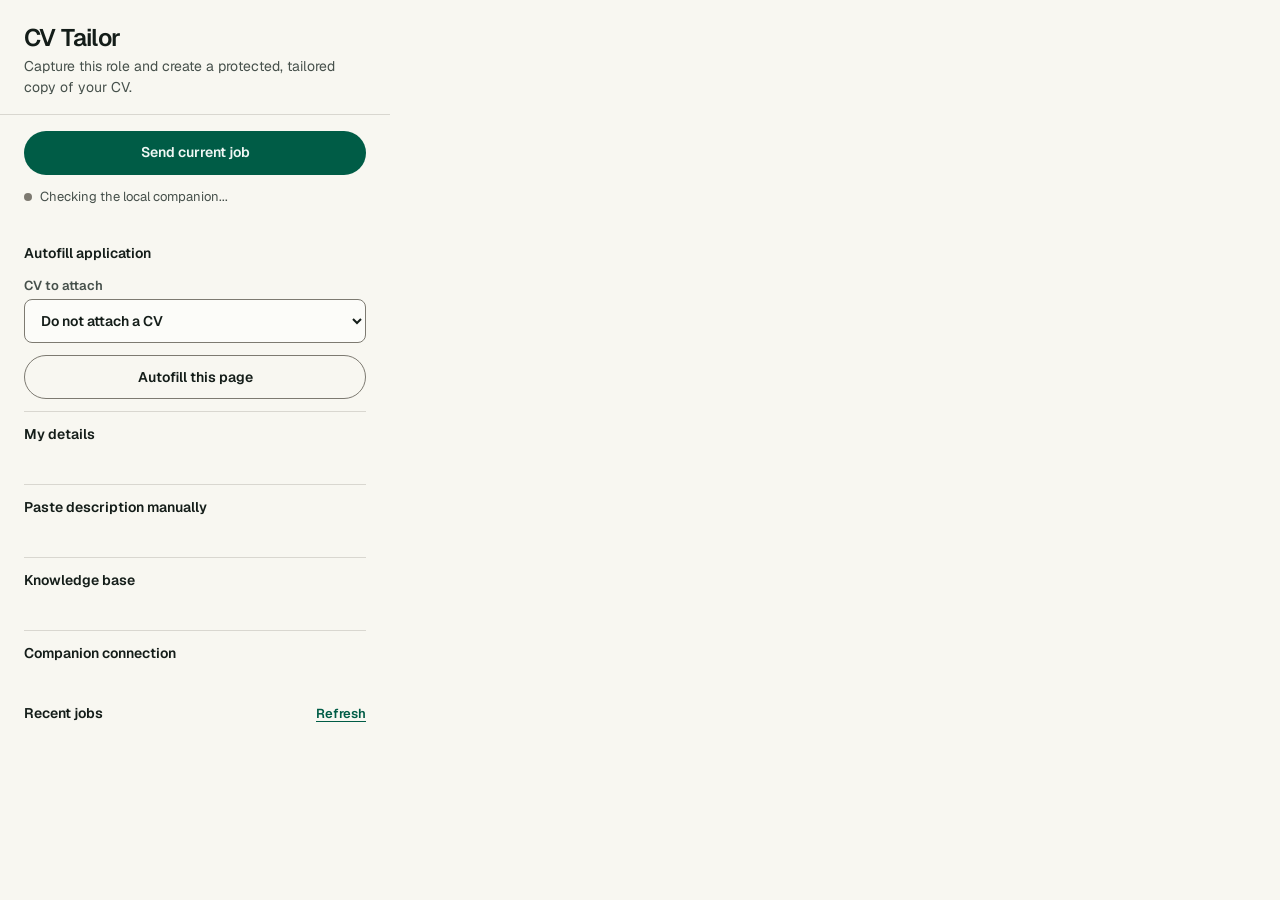
<file: extension/popup.html>
<!doctype html>
<html lang="en">
  <head>
    <meta charset="utf-8">
    <meta name="viewport" content="width=device-width, initial-scale=1">
    <title>CV Tailor</title>
    <link rel="stylesheet" href="popup.css">
  </head>
  <body>
    <header>
      <h1>CV Tailor</h1>
      <p class="lede">Capture this role and create a protected, tailored copy of your CV.</p>
    </header>

    <main>
      <button id="send-job" class="primary" type="button">Send current job</button>
      <p id="status" class="status" role="status">Checking the local companion...</p>

      <section class="autofill" aria-labelledby="autofill-heading">
        <h2 id="autofill-heading">Autofill application</h2>
        <label>
          CV to attach
          <select id="autofill-cv"><option value="">Do not attach a CV</option></select>
        </label>
        <button id="autofill" class="secondary" type="button">Autofill this page</button>
        <pre id="autofill-result" class="autofill-result"></pre>
        <details id="profile-panel">
          <summary>My details</summary>
          <div id="profile-form"></div>
          <button id="profile-save" class="secondary" type="button">Save details</button>
        </details>
      </section>

      <details id="manual-panel">
        <summary>Paste description manually</summary>
        <label>
          Job title
          <input id="manual-title" type="text" maxlength="500">
        </label>
        <label>
          Company
          <input id="manual-company" type="text" maxlength="500">
        </label>
        <label>
          Complete job description
          <textarea id="manual-description" rows="9" maxlength="200000"></textarea>
        </label>
        <button id="send-manual" class="secondary" type="button">Submit pasted description</button>
        <p id="manual-result" class="manual-result" role="alert"></p>
      </details>

      <details id="knowledge-panel">
        <summary>Knowledge base</summary>
        <input id="knowledge-search" type="search" placeholder="Search saved answers, notes and CV evidence">
        <p id="applications-summary" class="job-meta"></p>
        <p id="knowledge-status" class="job-meta"></p>
        <div id="knowledge-list" class="job-list"></div>
        <label>
          Add or correct a fact
          <textarea id="knowledge-note" rows="3" maxlength="4000"></textarea>
        </label>
        <button id="knowledge-add" class="secondary" type="button">Save fact</button>
        <button id="knowledge-import-cvs" class="secondary" type="button">Re-scan workspace CVs</button>
        <label>
          Import chat export (.json, .txt, .md)
          <input id="knowledge-import-chat" type="file" accept=".json,.txt,.md">
        </label>
      </details>

      <details id="connection-panel">
        <summary>Companion connection <span id="connection-address" class="summary-meta"></span></summary>
        <form id="port-form" novalidate>
          <label for="companion-port">Companion port</label>
          <div class="field-row">
            <div id="companion-port-field" class="field">
              <input id="companion-port" name="port" type="text" inputmode="numeric" autocomplete="off"
                     maxlength="5" aria-describedby="companion-port-help">
              <span class="field-glyph" aria-hidden="true"></span>
            </div>
            <button id="companion-port-save" class="secondary" type="submit">Save port</button>
          </div>
          <p id="companion-port-help" class="field-help" aria-live="polite">The <code>port</code> value in your workspace’s cv-tailor.json.</p>
        </form>
      </details>

      <section class="jobs" aria-labelledby="jobs-heading">
        <div class="section-heading">
          <h2 id="jobs-heading">Recent jobs</h2>
          <button id="refresh" class="text-button" type="button">Refresh</button>
        </div>
        <div id="job-list" class="job-list"></div>
      </section>
    </main>

    <script src="connection.js"></script>
    <script src="popup.js"></script>
    <script src="autofill.js"></script>
  </body>
</html>
</file>
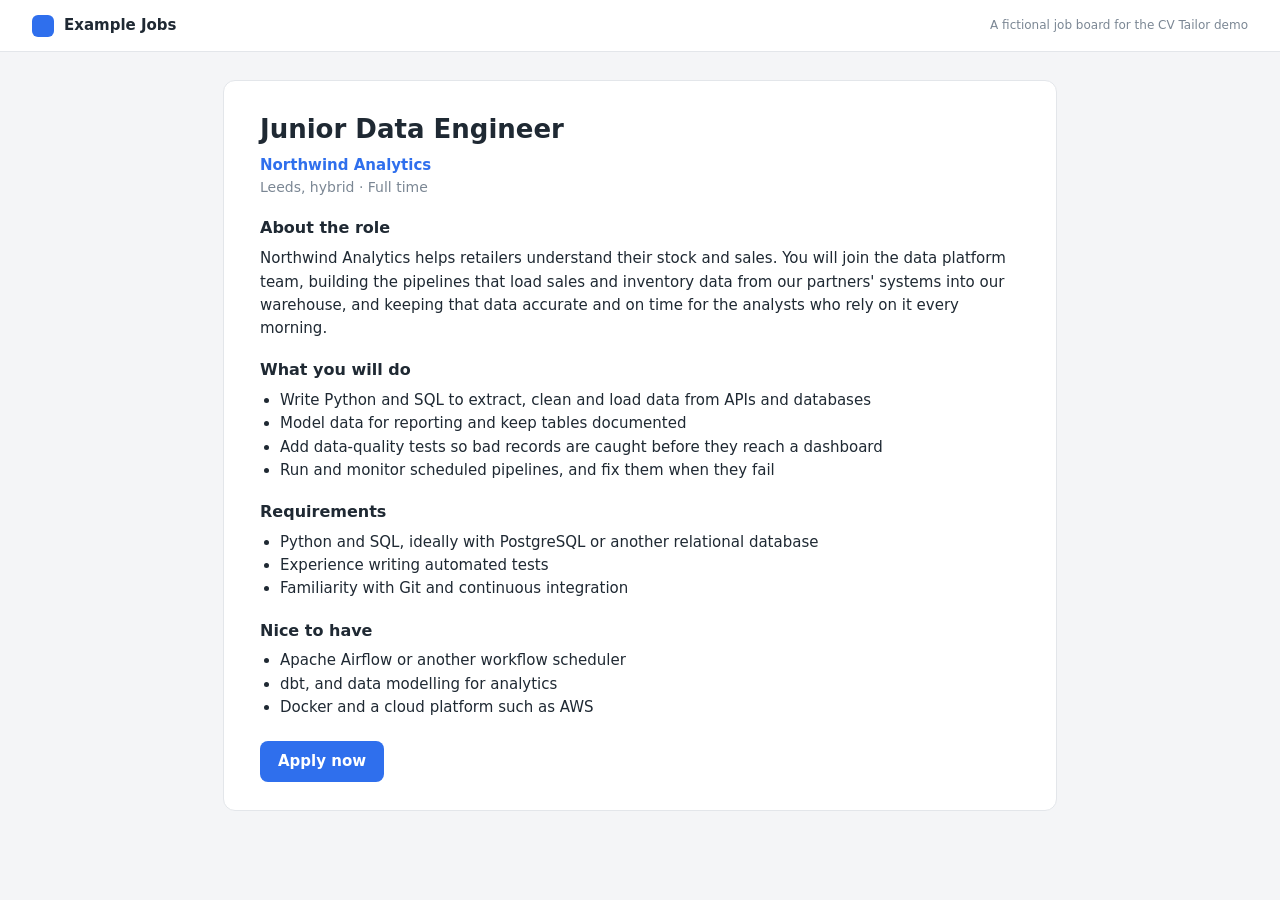
<file: scripts/demo/job.html>
<!doctype html><html lang="en"><head><meta charset="utf-8"><title>Junior Data Engineer - Northwind Analytics | Example Jobs</title>
<style>
body{margin:0;font:15px/1.55 system-ui,"Segoe UI",sans-serif;background:#f4f5f7;color:#1f2933}
.bar{background:#fff;border-bottom:1px solid #e3e6ea;padding:14px 32px;display:flex;align-items:center;gap:10px;font-weight:600}
.bar .logo{width:22px;height:22px;border-radius:6px;background:#2f6fed}
.bar .note{margin-left:auto;font-weight:400;font-size:12px;color:#7b8794}
main{max-width:760px;margin:28px auto;background:#fff;border:1px solid #e3e6ea;border-radius:12px;padding:28px 36px}
h1{margin:0 0 4px;font-size:26px} .company{font-weight:600;color:#2f6fed}
.meta{color:#7b8794;font-size:14px;margin-bottom:18px} h2{font-size:16px;margin:18px 0 6px} ul{margin:0;padding-left:20px} p{margin:0}
.apply{display:inline-block;margin-top:22px;background:#2f6fed;color:#fff;padding:9px 18px;border-radius:8px;font-weight:600}
</style></head><body>
<div class="bar"><span class="logo"></span>Example Jobs<span class="note">A fictional job board for the CV Tailor demo</span></div>
<main>
<h1>Junior Data Engineer</h1>
<div class="company">Northwind Analytics</div>
<div class="meta"><span data-testid="job-location">Leeds, hybrid</span> · Full time</div>
<div class="job-description"><h2>About the role</h2><p>Northwind Analytics helps retailers understand their stock and sales. You will join the data platform team, building the pipelines that load sales and inventory data from our partners&#x27; systems into our warehouse, and keeping that data accurate and on time for the analysts who rely on it every morning.</p><h2>What you will do</h2><ul><li>Write Python and SQL to extract, clean and load data from APIs and databases</li><li>Model data for reporting and keep tables documented</li><li>Add data-quality tests so bad records are caught before they reach a dashboard</li><li>Run and monitor scheduled pipelines, and fix them when they fail</li></ul><h2>Requirements</h2><ul><li>Python and SQL, ideally with PostgreSQL or another relational database</li><li>Experience writing automated tests</li><li>Familiarity with Git and continuous integration</li></ul><h2>Nice to have</h2><ul><li>Apache Airflow or another workflow scheduler</li><li>dbt, and data modelling for analytics</li><li>Docker and a cloud platform such as AWS</li></ul></div>
<span class="apply">Apply now</span>
</main></body></html>
</file>
<file: extension/popup.css>
/* Hallmark · genre: modern-minimal · macrostructure: single-column utility panel · designed-as-app · contrast: pass (40-41) */

/* Geist (SIL Open Font License, see fonts/OFL.txt), bundled so the popup stays fully offline. */
@font-face {
  font-family: "Geist";
  font-style: normal;
  font-weight: 400 600;
  font-display: swap;
  src: url("fonts/Geist-latin-ext.woff2") format("woff2");
  unicode-range: U+0100-02BA, U+02BD-02C5, U+02C7-02CC, U+02CE-02D7, U+02DD-02FF, U+0304, U+0308, U+0329, U+1D00-1DBF, U+1E00-1E9F, U+1EF2-1EFF, U+2020, U+20A0-20AB, U+20AD-20C0, U+2113, U+2C60-2C7F, U+A720-A7FF;
}

@font-face {
  font-family: "Geist";
  font-style: normal;
  font-weight: 400 600;
  font-display: swap;
  src: url("fonts/Geist-latin.woff2") format("woff2");
  unicode-range: U+0000-00FF, U+0131, U+0152-0153, U+02BB-02BC, U+02C6, U+02DA, U+02DC, U+0304, U+0308, U+0329, U+2000-206F, U+20AC, U+2122, U+2191, U+2193, U+2212, U+2215, U+FEFF, U+FFFD;
}

:root {
  color-scheme: light;

  --color-paper: oklch(97.5% 0.008 95);
  --color-surface: oklch(99% 0.004 95);
  --color-ink: oklch(22% 0.015 165);
  --color-ink-2: oklch(42% 0.015 165);
  --color-rule: oklch(88% 0.01 95);
  --color-control: oklch(58% 0.015 95);
  --color-accent: oklch(42% 0.085 170);
  --color-accent-hover: oklch(35% 0.08 170);
  --color-accent-ink: oklch(97% 0.01 170);
  --color-focus: oklch(42% 0.085 170);
  --color-error: oklch(46% 0.15 28);
  --color-error-bg: oklch(95% 0.03 28);
  --color-warn: oklch(46% 0.1 70);
  --color-warn-bg: oklch(95% 0.04 75);
  --color-success: oklch(40% 0.085 170);
  --color-success-bg: oklch(94.5% 0.03 170);
  --color-neutral-bg: oklch(93% 0.008 95);
  --color-field-hover: oklch(96.5% 0.006 95);

  --font-body: "Geist", ui-sans-serif, "Segoe UI", sans-serif;
  --font-mono: ui-monospace, "Cascadia Mono", Consolas, monospace;

  --space-3xs: 0.25rem;
  --space-2xs: 0.5rem;
  --space-xs: 0.75rem;
  --space-sm: 1rem;
  --space-md: 1.5rem;
  --space-lg: 2rem;

  --text-xs: 0.75rem;
  --text-sm: 0.8125rem;
  --text-md: 0.875rem;
  --text-xl: 1.5rem;

  --radius-control: 0.5rem;
  --radius-card: 0.5rem;
  --radius-pill: 999px;
  --hit: 2.75rem;

  --ease-out: cubic-bezier(0.16, 1, 0.3, 1);
  --dur-short: 150ms;
}

* {
  box-sizing: border-box;
}

body {
  width: 390px;
  min-height: 460px;
  margin: 0;
  color: var(--color-ink);
  background: var(--color-paper);
  font-family: var(--font-body);
  font-size: var(--text-md);
  line-height: 1.5;
}

header {
  padding: var(--space-md) var(--space-md) var(--space-sm);
  border-bottom: 1px solid var(--color-rule);
}

h1,
h2,
p {
  margin-top: 0;
}

h1 {
  margin-bottom: var(--space-3xs);
  font-size: var(--text-xl);
  font-weight: 600;
  letter-spacing: -0.025em;
  line-height: 1.15;
  font-style: normal;
}

h2 {
  margin-bottom: var(--space-2xs);
  font-size: var(--text-md);
  font-weight: 600;
  font-style: normal;
}

.lede {
  margin-bottom: 0;
  color: var(--color-ink-2);
}

main {
  padding: var(--space-sm) var(--space-md) var(--space-md);
}

/* Buttons: default, hover, focus-visible, active, disabled, loading */
button,
input,
select,
textarea {
  font: inherit;
}

button {
  cursor: pointer;
}

.primary,
.secondary {
  display: inline-flex;
  align-items: center;
  justify-content: center;
  gap: var(--space-2xs);
  width: 100%;
  min-height: var(--hit);
  border: 1px solid transparent;
  border-radius: var(--radius-pill);
  padding: 0 var(--space-sm);
  font-weight: 600;
  white-space: nowrap;
  transition:
    background-color var(--dur-short) var(--ease-out),
    transform var(--dur-short) var(--ease-out);
}

.primary {
  color: var(--color-accent-ink);
  background: var(--color-accent);
}

.secondary {
  color: var(--color-ink);
  background: transparent;
  border-color: var(--color-control);
}

@media (hover: hover) {
  .primary:hover:not(:disabled) {
    background: var(--color-accent-hover);
  }

  .secondary:hover:not(:disabled) {
    background: var(--color-surface);
  }
}

.primary:active:not(:disabled),
.secondary:active:not(:disabled) {
  transform: translateY(1px);
}

:focus-visible {
  outline: 2px solid var(--color-focus);
  outline-offset: 2px;
}

button:disabled {
  cursor: not-allowed;
  opacity: 0.5;
}

button[aria-busy="true"] {
  cursor: progress;
  opacity: 0.8;
}

button[aria-busy="true"]::after {
  content: "";
  flex: none;
  width: 0.875rem;
  height: 0.875rem;
  border: 2px solid currentColor;
  border-right-color: transparent;
  border-radius: 50%;
  animation: spin 700ms linear infinite;
}

@keyframes spin {
  to {
    transform: rotate(360deg);
  }
}

@media (prefers-reduced-motion: reduce) {
  button[aria-busy="true"]::after {
    animation: none;
    border-style: dotted;
  }

  .primary,
  .secondary {
    transition: none;
  }
}

.text-button {
  position: relative;
  border: 0;
  padding: 0;
  color: var(--color-accent);
  background: transparent;
  font-size: var(--text-sm);
  font-weight: 600;
  text-decoration: underline;
  text-underline-offset: 0.2em;
}

/* Expands the touch target to 44px without changing the visual size. */
.text-button::before {
  content: "";
  position: absolute;
  inset: -0.75rem -0.5rem;
}

/* Status line */
.status {
  min-height: 2.5rem;
  margin: var(--space-xs) 0 var(--space-sm);
  color: var(--color-ink-2);
  font-size: var(--text-sm);
}

.status::before {
  content: "";
  display: inline-block;
  width: 0.5rem;
  height: 0.5rem;
  margin-right: var(--space-2xs);
  border-radius: 50%;
  background: var(--color-control);
  vertical-align: baseline;
}

.status.error {
  color: var(--color-error);
}

.status.error::before {
  background: var(--color-error);
}

.status.success {
  color: var(--color-success);
}

.status.success::before {
  background: var(--color-success);
}

/* Disclosure panels */
details {
  margin: 0 0 var(--space-sm);
  border-top: 1px solid var(--color-rule);
  padding-bottom: var(--space-xs);
}

summary {
  display: flex;
  align-items: center;
  min-height: var(--hit);
  cursor: pointer;
  font-weight: 600;
}

details .secondary,
details .primary {
  margin-top: var(--space-xs);
}

/* Form controls */
label {
  display: block;
  margin-top: var(--space-xs);
  color: var(--color-ink-2);
  font-size: var(--text-sm);
  font-weight: 600;
}

input,
select,
textarea {
  display: block;
  width: 100%;
  min-height: var(--hit);
  margin-top: var(--space-3xs);
  border: 1px solid var(--color-control);
  border-radius: var(--radius-control);
  padding: 0 var(--space-xs);
  color: var(--color-ink);
  background: var(--color-surface);
  font-size: var(--text-md);
}

input[type="file"] {
  padding: var(--space-2xs) var(--space-xs);
}

textarea {
  padding: var(--space-xs);
  resize: vertical;
}

[aria-invalid="true"] {
  border-color: var(--color-error);
}

/* Lists and cards */
.section-heading {
  display: flex;
  align-items: baseline;
  justify-content: space-between;
}

.job-list {
  display: grid;
  gap: var(--space-2xs);
}

.job-card,
.knowledge-item {
  border: 1px solid var(--color-rule);
  border-radius: var(--radius-card);
  padding: var(--space-xs);
  background: var(--color-surface);
}

.job-title {
  margin: 0 0 var(--space-2xs);
  font-weight: 600;
  line-height: 1.3;
}

.job-message,
.job-meta {
  margin: var(--space-2xs) 0 0;
  color: var(--color-ink-2);
  font-size: var(--text-sm);
}

.badge {
  display: inline-flex;
  align-items: center;
  gap: var(--space-2xs);
  margin: 0;
  border-radius: var(--radius-pill);
  padding: 0 var(--space-xs);
  color: var(--color-ink-2);
  background: var(--color-neutral-bg);
  font-size: var(--text-xs);
  font-weight: 600;
  line-height: 1.5rem;
  text-transform: capitalize;
}

.badge::before {
  content: "";
  width: 0.375rem;
  height: 0.375rem;
  border-radius: 50%;
  background: currentColor;
}

.badge.state-completed {
  color: var(--color-success);
  background: var(--color-success-bg);
}

.badge.state-completed_with_warning,
.badge.state-paused,
.badge.state-needs_confirmation,
.badge.state-needs_clarification {
  color: var(--color-warn);
  background: var(--color-warn-bg);
}

.badge.state-failed {
  color: var(--color-error);
  background: var(--color-error-bg);
}

.questions {
  margin: var(--space-xs) 0;
  padding-left: var(--space-md);
  color: var(--color-ink);
  font-size: var(--text-sm);
}

.answer-box {
  min-height: 6rem;
}

.empty {
  color: var(--color-ink-2);
  font-size: var(--text-sm);
}

#knowledge-list {
  max-height: 14rem;
  overflow-y: auto;
  margin: var(--space-2xs) 0;
}

.knowledge-text {
  margin: 0 0 var(--space-3xs);
  font-size: var(--text-sm);
  white-space: pre-wrap;
}

.action-row {
  display: flex;
  flex-wrap: wrap;
  gap: var(--space-2xs);
  margin: var(--space-xs) 0 var(--space-2xs);
}

.action-row .secondary {
  width: auto;
  flex: 1 1 auto;
  margin: 0;
}

.job-card select {
  margin-top: var(--space-2xs);
}

.autofill {
  margin: var(--space-sm) 0;
}

.autofill .secondary {
  margin-top: var(--space-xs);
}

.autofill-result {
  margin: var(--space-xs) 0 0;
  color: var(--color-ink-2);
  font: inherit;
  font-size: var(--text-sm);
  white-space: pre-wrap;
}

select {
  text-overflow: ellipsis;
}

.answer-box + .secondary {
  margin-top: var(--space-2xs);
}

.manual-result {
  margin: var(--space-xs) 0 0;
  color: var(--color-error);
  font-size: var(--text-sm);
}

.manual-result:empty {
  display: none;
}

/* Hallmark · component: inline text field + save (Companion connection) · genre: modern-minimal · theme: popup tokens
 * states: default · hover · focus · active · disabled · loading · error · success
 * contrast: pass (40-41)
 */
code {
  font-family: var(--font-mono);
}

.summary-meta {
  margin-left: auto;
  color: var(--color-ink-2);
  font-size: var(--text-sm);
  font-weight: 400;
  font-variant-numeric: tabular-nums;
}

.field-row {
  display: flex;
  align-items: center;
  gap: var(--space-2xs);
  margin-top: var(--space-3xs);
}

.field {
  position: relative;
  flex: 0 0 8rem;
}

/* Border width never changes between states; only colour, background and the focus outline do. */
.field input {
  margin-top: 0;
  padding-right: calc(var(--space-xs) + 1.25rem);
  outline: 2px solid transparent;
  outline-offset: 1px;
  font-variant-numeric: tabular-nums;
}

@media (hover: hover) {
  .field input:hover:not(:focus):not(:disabled) {
    background: var(--color-field-hover);
  }
}

.field input:focus-visible {
  border-color: var(--color-ink-2);
  outline-color: var(--color-focus);
}

.field input:disabled {
  cursor: not-allowed;
  opacity: 0.55;
}

/* Reserved right-edge slot, so a glyph appearing never reflows the field. */
.field-glyph {
  position: absolute;
  top: 50%;
  right: var(--space-xs);
  width: 1.25rem;
  transform: translateY(-50%);
  font-weight: 600;
  text-align: center;
  pointer-events: none;
}

.field[data-state="error"] .field-glyph::before {
  content: "\26A0\FE0E";
  color: var(--color-error);
}

.field[data-state="success"] input {
  border-color: var(--color-success);
}

.field[data-state="success"] .field-glyph::before {
  content: "\2713";
  color: var(--color-success);
}

details .field-row .secondary {
  flex: 1 1 auto;
  width: auto;
  margin-top: 0;
}

/* Helper, error and confirmation share one slot with a stable two-line height. */
.field-help {
  min-height: 3em;
  margin: var(--space-3xs) 0 0;
  color: var(--color-ink-2);
  font-size: var(--text-sm);
}

.field-help[data-state="error"] {
  color: var(--color-error);
}

.field-help[data-state="success"] {
  color: var(--color-success);
}
</file>
